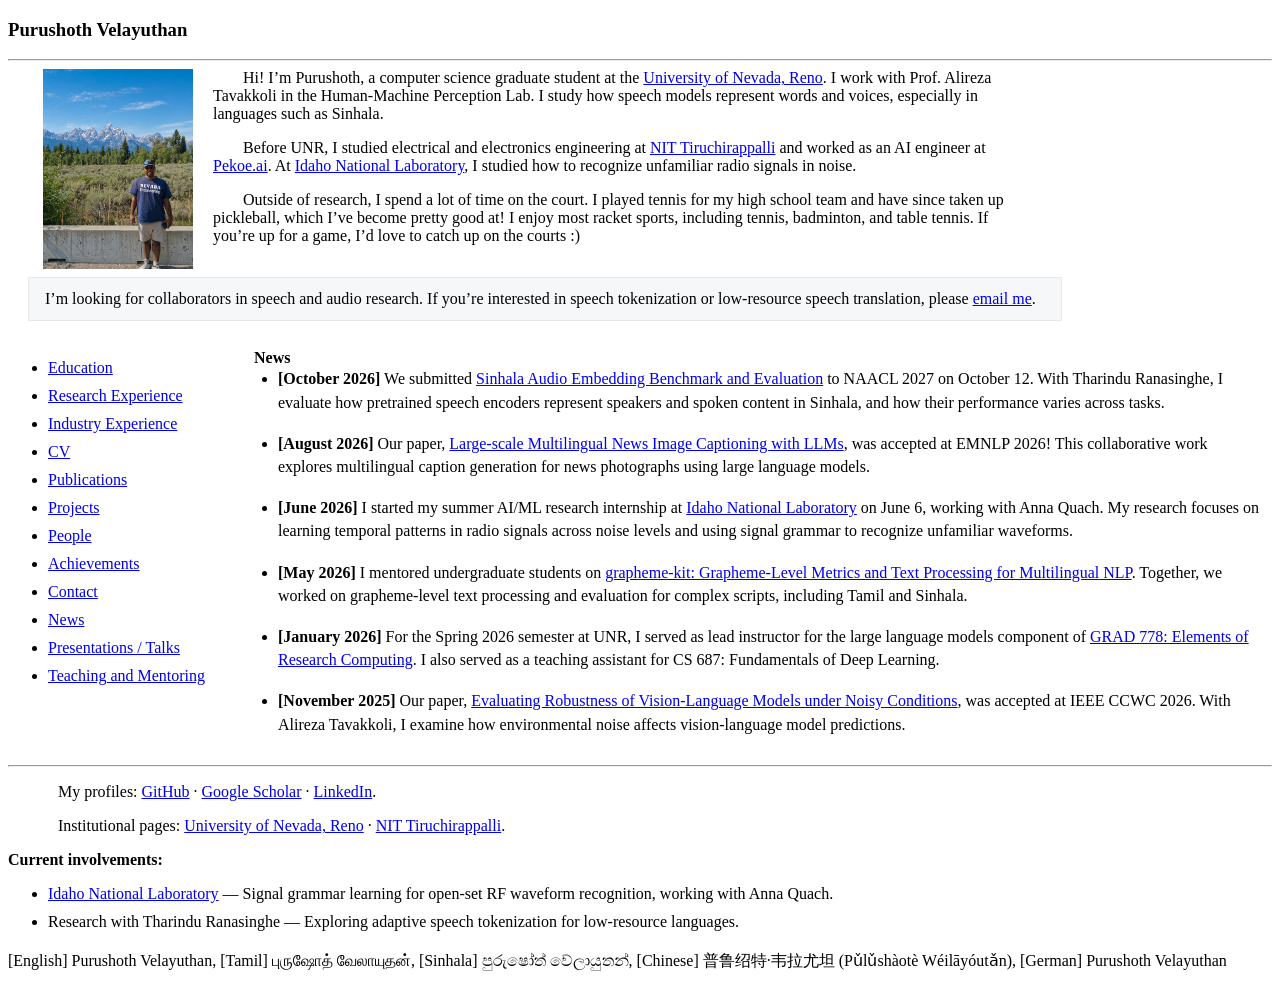
<file: index.html>
<!doctype html>
<html lang="en"><head><meta charset="utf-8"><meta name="viewport" content="width=device-width, initial-scale=1"><title>Purushoth Velayuthan</title><link rel="stylesheet" href="academic.css"><link rel="icon" href="assets/img/favicon.svg"></head><body><main><h3>Purushoth Velayuthan</h3><hr><div class="intro" id="about"><a href="assets/img/profile-teton.jpg"><img class="photo" src="assets/img/profile-teton.jpg" alt="Purushoth Velayuthan"></a><p>Hi! I’m Purushoth, a computer science graduate student at the <a href="https://www.unr.edu/">University of Nevada, Reno</a>. I work with Prof. Alireza Tavakkoli in the Human-Machine Perception Lab. I study how speech models represent words and voices, especially in languages such as Sinhala.</p><p>Before UNR, I studied electrical and electronics engineering at <a href="https://www.nitt.edu/">NIT Tiruchirappalli</a> and worked as an AI engineer at <a href="https://www.pekoe.ai/">Pekoe.ai</a>. At <a href="https://inl.gov/">Idaho National Laboratory</a>, I studied how to recognize unfamiliar radio signals in noise.</p><p>Outside of research, I spend a lot of time on the court. I played tennis for my high school team and have since taken up pickleball, which I’ve become pretty good at! I enjoy most racket sports, including tennis, badminton, and table tennis. If you’re up for a game, I’d love to catch up on the courts :)</p><p class="collaboration">I’m looking for collaborators in speech and audio research. If you’re interested in speech tokenization or low-resource speech translation, please <a href="mailto:vpurushoth97@gmail.com">email me</a>.</p></div>
<div class="columns"><nav aria-label="Site directory"><ul><li><a href="education.html">Education</a></li><li><a href="research.html">Research Experience</a></li><li><a href="industry.html">Industry Experience</a></li><li><a href="assets/cv.pdf">CV</a></li><li><a href="publications.html">Publications</a></li><li><a href="projects.html">Projects</a></li><li><a href="people.html">People</a></li><li><a href="achievements.html">Achievements</a></li><li><a href="contact.html">Contact</a></li><li><a href="#news">News</a></li><li><a href="talks.html">Presentations / Talks</a></li><li><a href="teaching.html">Teaching and Mentoring</a></li></ul></nav><section id="news" aria-labelledby="news-heading"><h4 id="news-heading">News</h4><div class="news-scroll" role="region" aria-label="Scrollable news" tabindex="0"><ul><li><time datetime="2026-10">[October 2026]</time> We submitted <a href="publications.html#sinaeb">Sinhala Audio Embedding Benchmark and Evaluation</a> to NAACL 2027 on October 12. With Tharindu Ranasinghe, I evaluate how pretrained speech encoders represent speakers and spoken content in Sinhala, and how their performance varies across tasks.</li><li><time datetime="2026-08">[August 2026]</time> Our paper, <a href="publications.html#captioning">Large-scale Multilingual News Image Captioning with LLMs</a>, was accepted at EMNLP 2026! This collaborative work explores multilingual caption generation for news photographs using large language models.</li><li><time datetime="2026-06">[June 2026]</time> I started my summer AI/ML research internship at <a href="https://inl.gov/">Idaho National Laboratory</a> on June 6, working with Anna Quach. My research focuses on learning temporal patterns in radio signals across noise levels and using signal grammar to recognize unfamiliar waveforms.</li><li><time datetime="2026-05">[May 2026]</time> I mentored undergraduate students on <a href="https://arxiv.org/pdf/2607.22456">grapheme-kit: Grapheme-Level Metrics and Text Processing for Multilingual NLP</a>. Together, we worked on grapheme-level text processing and evaluation for complex scripts, including Tamil and Sinhala.</li><li><time datetime="2026-01">[January 2026]</time> For the Spring 2026 semester at UNR, I served as lead instructor for the large language models component of <a href="teaching.html">GRAD 778: Elements of Research Computing</a>. I also served as a teaching assistant for CS 687: Fundamentals of Deep Learning.</li><li><time datetime="2025-11">[November 2025]</time> Our paper, <a href="https://arxiv.org/abs/2509.12492">Evaluating Robustness of Vision-Language Models under Noisy Conditions</a>, was accepted at IEEE CCWC 2026. With Alireza Tavakkoli, I examine how environmental noise affects vision-language model predictions.</li><li><time datetime="2025-10">[October 2025]</time> I received the <a href="achievements.html">Graduate Dean’s Merit Scholarship</a> at the University of Nevada, Reno for the 2025–2026 academic year, recognizing academic achievement and promise of productive scholarship.</li><li><time datetime="2025-09">[September 2025]</time> I began working on audio AI agents for UNR’s nursing school through the <a href="research.html">Human-Machine Perception Lab</a>. The project supports nursing and clinical assistance, including automated electronic health record documentation and nursing evaluations.</li></ul></div></section></div>
<hr><p>My profiles: <a href="https://github.com/vpurushoth18">GitHub</a> · <a href="https://scholar.google.com/citations?user=JB6h1gUAAAAJ&amp;hl=en">Google Scholar</a> · <a href="https://www.linkedin.com/in/purushoth-velayuthan-1437411a0/">LinkedIn</a>.</p><p>Institutional pages: <a href="https://www.unr.edu/">University of Nevada, Reno</a> · <a href="https://www.nitt.edu/">NIT Tiruchirappalli</a>.</p><b>Current involvements:</b><ul>
<li><a href="https://inl.gov/">Idaho National Laboratory</a> — Signal grammar learning for open-set RF waveform recognition, working with Anna Quach.</li>
<li>Research with Tharindu Ranasinghe — Exploring adaptive speech tokenization for low-resource languages.</li>
</ul>
<p class="name-languages"><span lang="en">[English] Purushoth Velayuthan</span>, <span lang="ta">[Tamil] புருஷோத் வேலாயுதன்</span>, <span lang="si">[Sinhala] පුරුෂෝත් වේලායුතන්</span>, <span lang="zh">[Chinese] 普鲁绍特·韦拉尤坦</span> <span lang="zh-Latn">(Pǔlǔshàotè Wéilāyóutǎn)</span>, <span lang="de">[German] Purushoth Velayuthan</span></p>
</main></body></html>
</file>
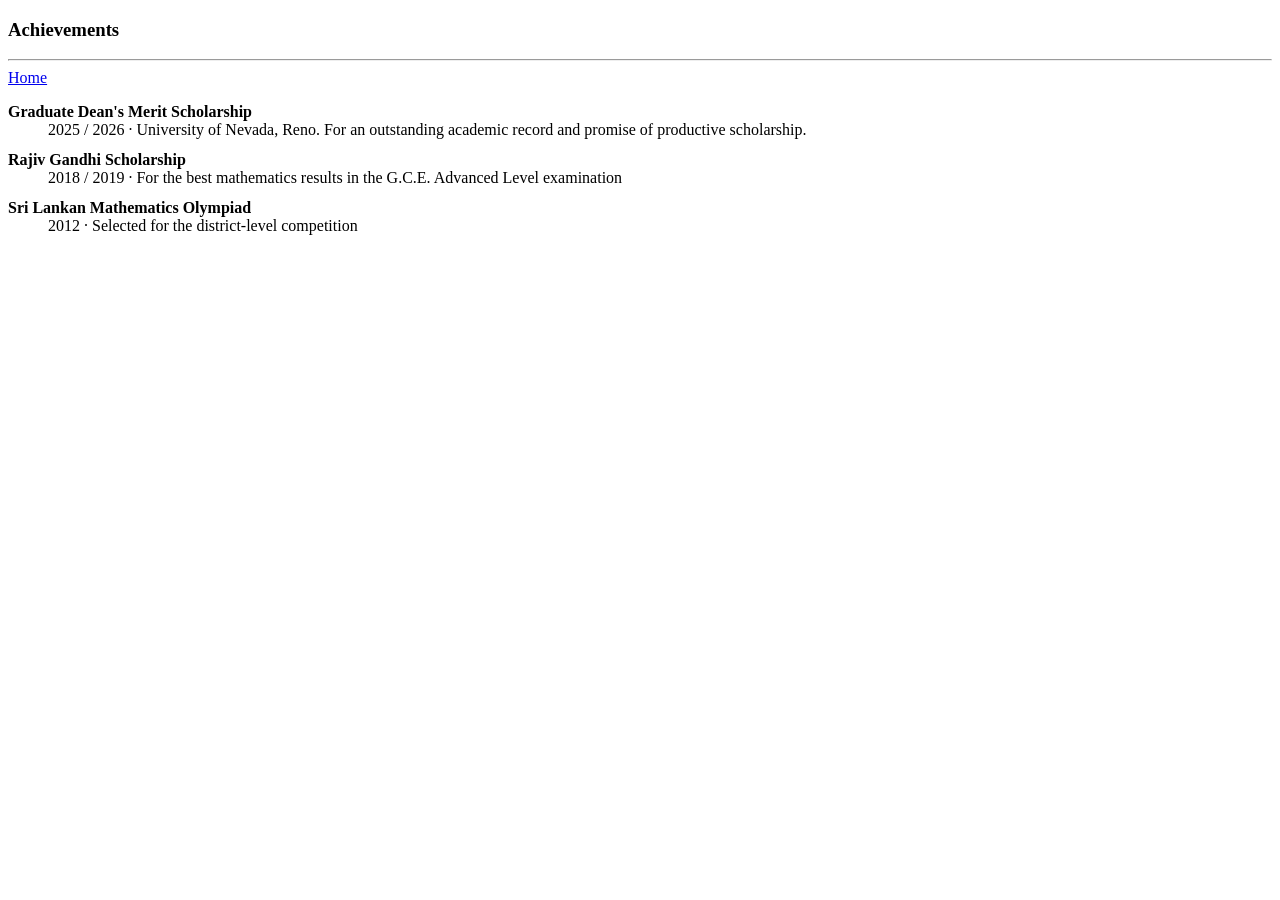
<file: achievements.html>
<!doctype html>
<html lang="en"><head><meta charset="utf-8"><meta name="viewport" content="width=device-width, initial-scale=1"><title>Achievements | Purushoth Velayuthan</title><link rel="stylesheet" href="academic.css"><link rel="icon" href="assets/img/favicon.svg"></head><body><main><h3>Achievements</h3><hr><a href="index.html">Home</a><dl class="details"><dt>Graduate Dean&#x27;s Merit Scholarship</dt><dd>2025 / 2026 · University of Nevada, Reno. For an outstanding academic record and promise of productive scholarship.</dd><dt>Rajiv Gandhi Scholarship</dt><dd>2018 / 2019 · For the best mathematics results in the G.C.E. Advanced Level examination</dd><dt>Sri Lankan Mathematics Olympiad</dt><dd>2012 · Selected for the district-level competition</dd></dl></main></body></html>
</file>
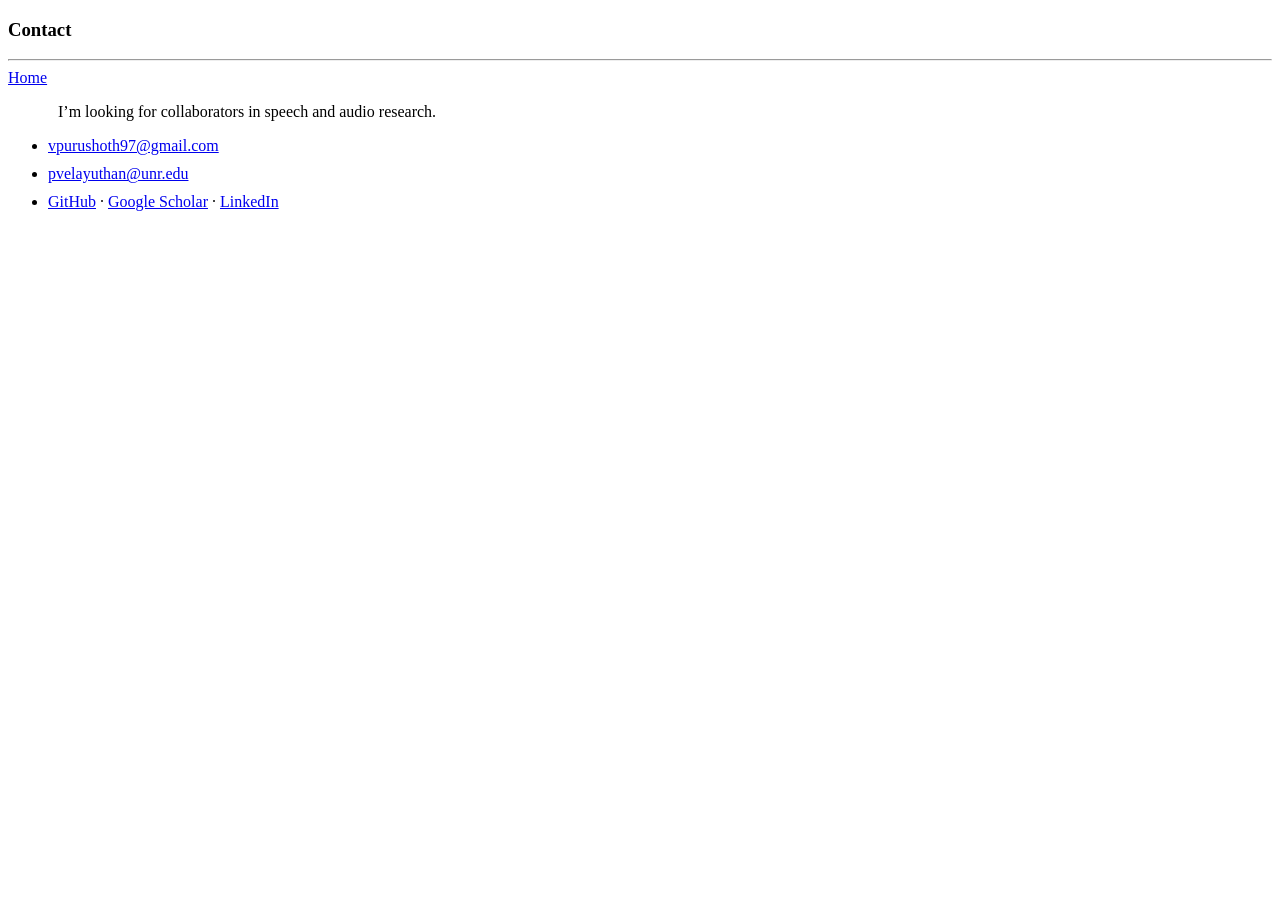
<file: contact.html>
<!doctype html>
<html lang="en"><head><meta charset="utf-8"><meta name="viewport" content="width=device-width, initial-scale=1"><title>Contact | Purushoth Velayuthan</title><link rel="stylesheet" href="academic.css"><link rel="icon" href="assets/img/favicon.svg"></head><body><main><h3>Contact</h3><hr><a href="index.html">Home</a><p>I’m looking for collaborators in speech and audio research.</p><ul><li><a href="mailto:vpurushoth97@gmail.com">vpurushoth97@gmail.com</a></li><li><a href="mailto:pvelayuthan@unr.edu">pvelayuthan@unr.edu</a></li><li><a href="https://github.com/vpurushoth18">GitHub</a> · <a href="https://scholar.google.com/citations?user=JB6h1gUAAAAJ&amp;hl=en">Google Scholar</a> · <a href="https://www.linkedin.com/in/purushoth-velayuthan-1437411a0/">LinkedIn</a></li></ul></main></body></html>
</file>
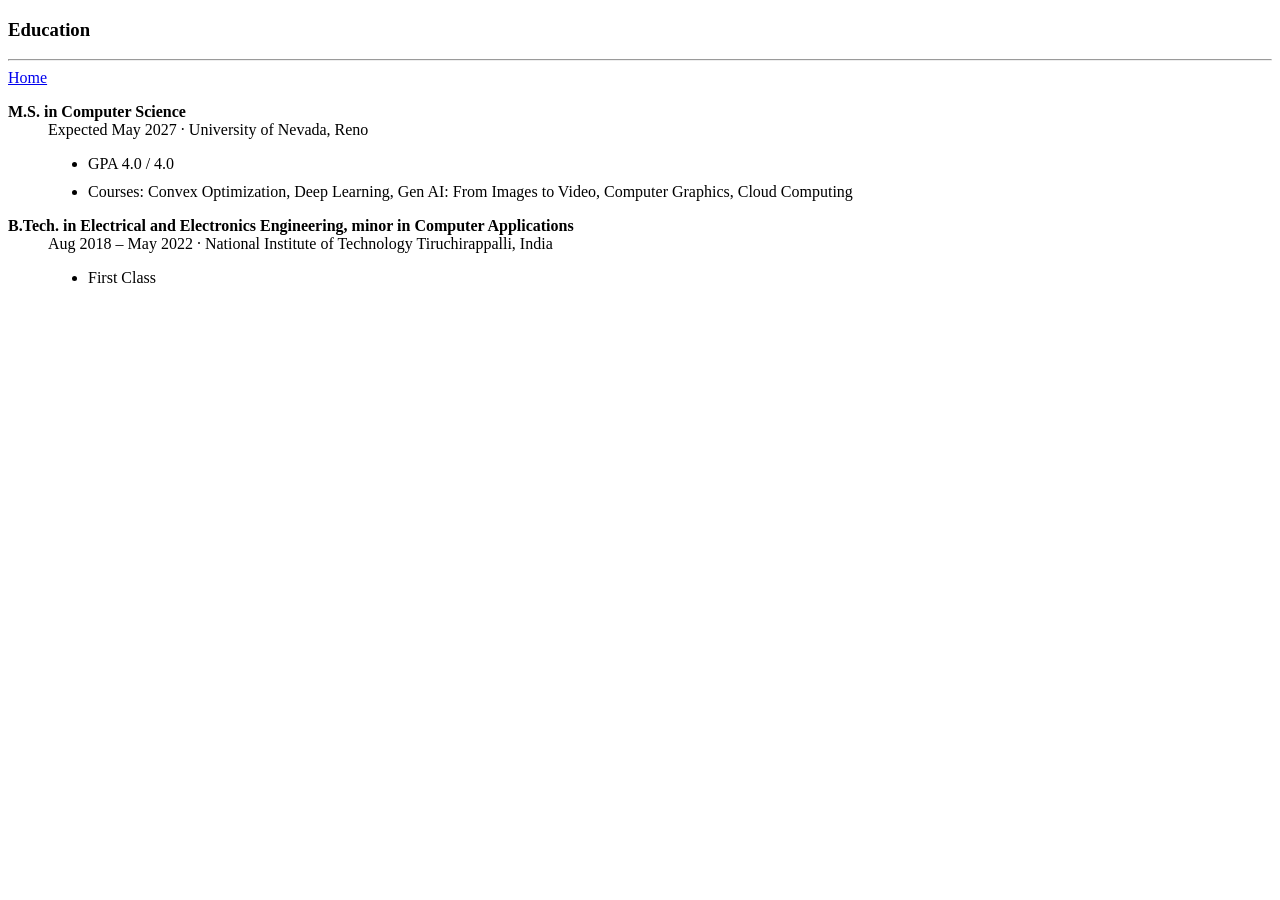
<file: education.html>
<!doctype html>
<html lang="en"><head><meta charset="utf-8"><meta name="viewport" content="width=device-width, initial-scale=1"><title>Education | Purushoth Velayuthan</title><link rel="stylesheet" href="academic.css"><link rel="icon" href="assets/img/favicon.svg"></head><body><main><h3>Education</h3><hr><a href="index.html">Home</a><dl class="details"><dt>M.S. in Computer Science</dt><dd>Expected May 2027 · University of Nevada, Reno<ul><li>GPA 4.0 / 4.0</li><li>Courses: Convex Optimization, Deep Learning, Gen AI: From Images to Video, Computer Graphics, Cloud Computing</li></ul></dd><dt>B.Tech. in Electrical and Electronics Engineering, minor in Computer Applications</dt><dd>Aug 2018 – May 2022 · National Institute of Technology Tiruchirappalli, India<ul><li>First Class</li></ul></dd></dl></main></body></html>
</file>
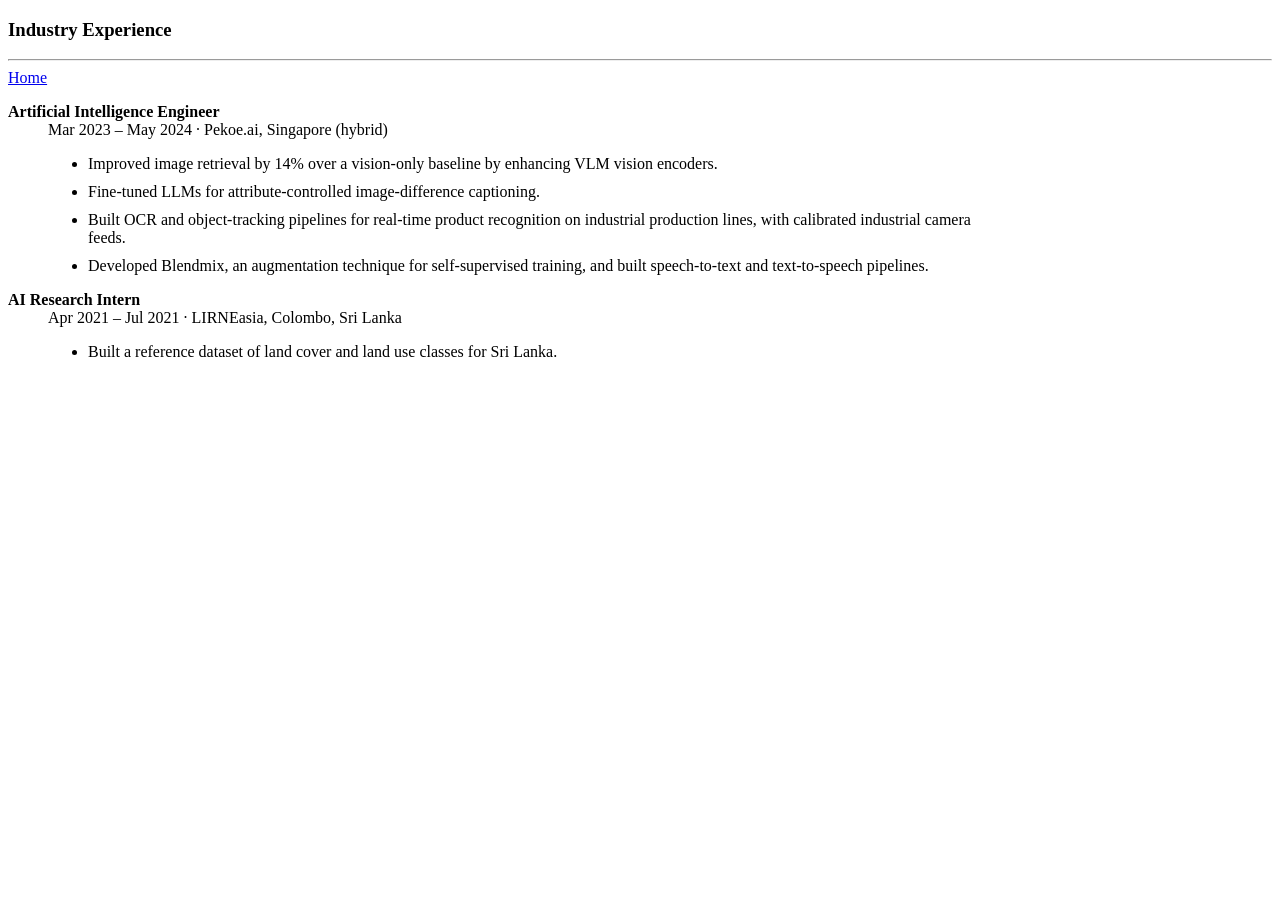
<file: industry.html>
<!doctype html>
<html lang="en"><head><meta charset="utf-8"><meta name="viewport" content="width=device-width, initial-scale=1"><title>Industry Experience | Purushoth Velayuthan</title><link rel="stylesheet" href="academic.css"><link rel="icon" href="assets/img/favicon.svg"></head><body><main><h3>Industry Experience</h3><hr><a href="index.html">Home</a><dl class="details"><dt>Artificial Intelligence Engineer</dt><dd>Mar 2023 – May 2024 · Pekoe.ai, Singapore (hybrid)<ul><li>Improved image retrieval by 14% over a vision-only baseline by enhancing VLM vision encoders.</li><li>Fine-tuned LLMs for attribute-controlled image-difference captioning.</li><li>Built OCR and object-tracking pipelines for real-time product recognition on industrial production lines, with calibrated industrial camera feeds.</li><li>Developed Blendmix, an augmentation technique for self-supervised training, and built speech-to-text and text-to-speech pipelines.</li></ul></dd><dt>AI Research Intern</dt><dd>Apr 2021 – Jul 2021 · LIRNEasia, Colombo, Sri Lanka<ul><li>Built a reference dataset of land cover and land use classes for Sri Lanka.</li></ul></dd></dl></main></body></html>
</file>
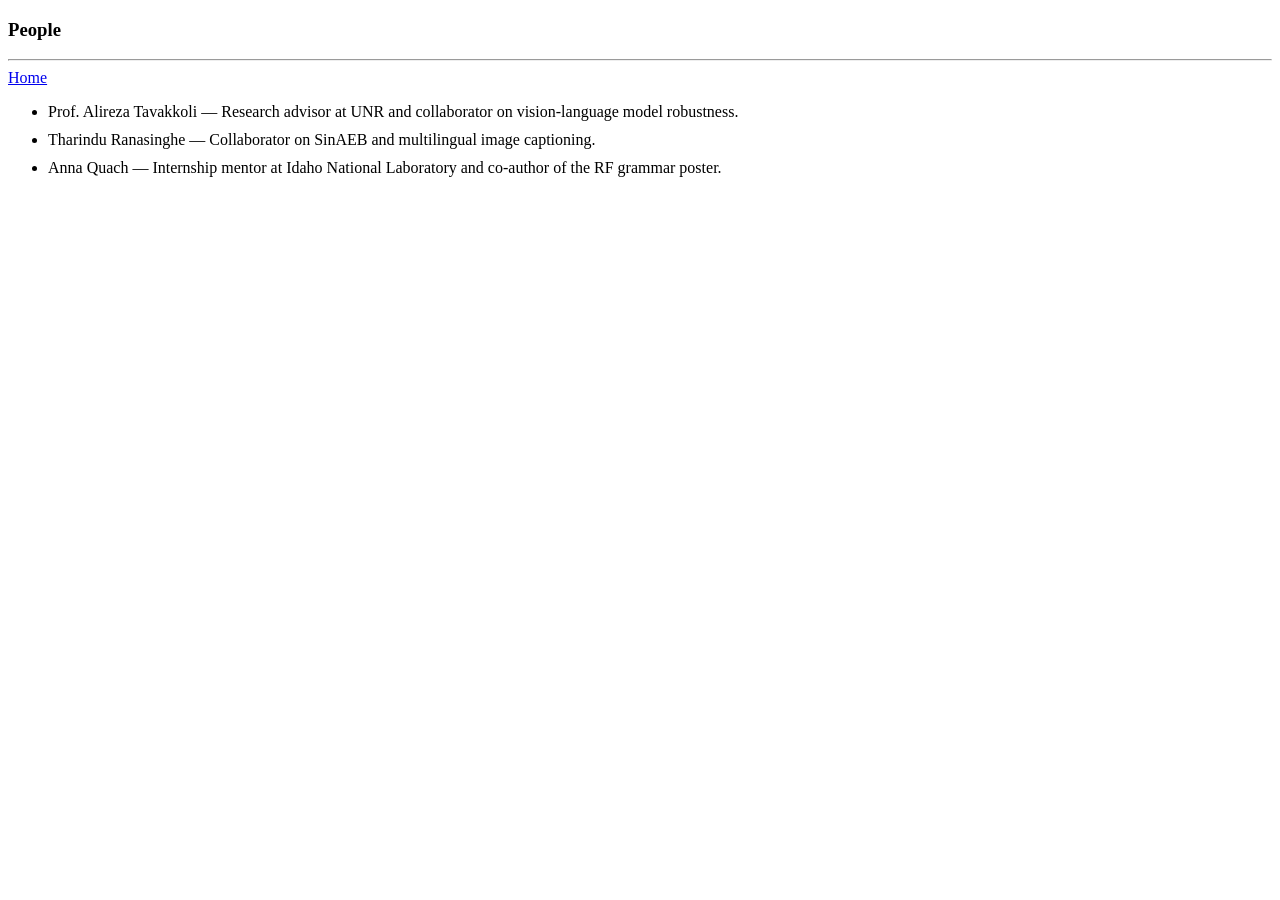
<file: people.html>
<!doctype html>
<html lang="en"><head><meta charset="utf-8"><meta name="viewport" content="width=device-width, initial-scale=1"><title>People | Purushoth Velayuthan</title><link rel="stylesheet" href="academic.css"><link rel="icon" href="assets/img/favicon.svg"></head><body><main><h3>People</h3><hr><a href="index.html">Home</a><ul><li>Prof. Alireza Tavakkoli — Research advisor at UNR and collaborator on vision-language model robustness.</li><li>Tharindu Ranasinghe — Collaborator on SinAEB and multilingual image captioning.</li><li>Anna Quach — Internship mentor at Idaho National Laboratory and co-author of the RF grammar poster.</li></ul></main></body></html>
</file>
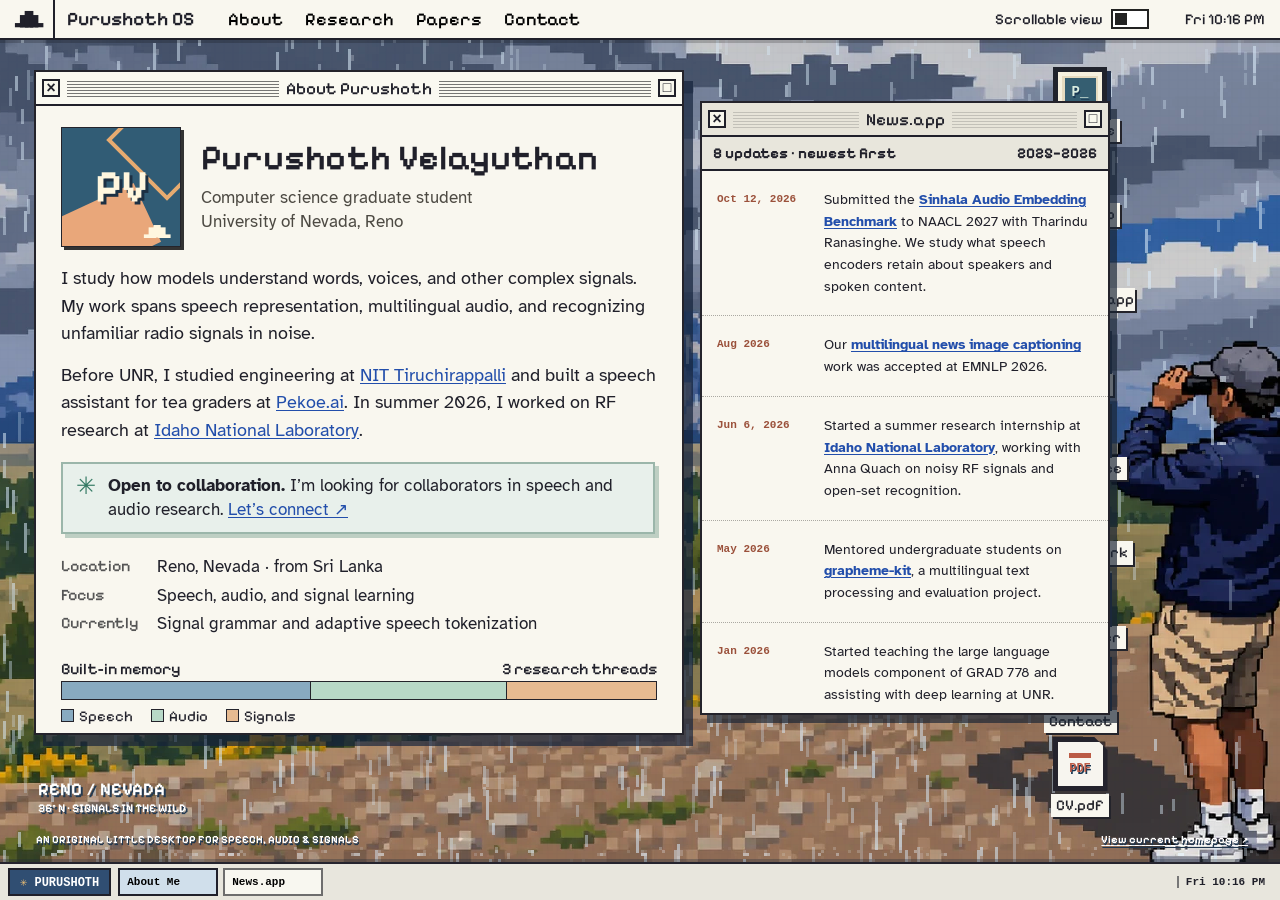
<file: pixel-preview.html>
<!doctype html>
<html lang="en">
<head>
  <meta charset="utf-8">
  <meta name="viewport" content="width=device-width, initial-scale=1">
  <meta name="theme-color" content="#39547c">
  <meta name="description" content="Purushoth Velayuthan — speech, audio, and signal research, on a little retro desktop.">
  <title>Purushoth OS — Purushoth Velayuthan</title>
  <link rel="icon" href="assets/img/favicon.svg">
  <link rel="preconnect" href="https://fonts.googleapis.com">
  <link rel="preconnect" href="https://fonts.gstatic.com" crossorigin>
  <link rel="stylesheet" href="https://fonts.googleapis.com/css2?family=Atkinson+Hyperlegible:ital,wght@0,400;0,700;1,400&amp;family=Pixelify+Sans:wght@400..700&amp;family=VT323&amp;display=swap">
  <link rel="stylesheet" href="pixel-preview.css?v=pixel-rain-1">
  <script defer src="pixel-preview.js?v=retro-disc-1"></script>
  <script defer src="pixel-rain.js?v=2"></script>
</head>
<body>
  <a class="skip" href="#desktop">Skip to desktop</a>
  <header class="menubar">
    <div class="os-name"><span class="tiny-wave" aria-hidden="true">▂▆█▆▂</span><span>Purushoth OS</span></div>
    <nav aria-label="Desktop menu"><button type="button" data-open="about">About</button><button type="button" data-open="research">Research</button><button type="button" data-open="papers">Papers</button><button type="button" data-open="contact">Contact</button></nav>
    <div class="bar-right"><label class="mode-label">Scrollable view <input type="checkbox" id="view-mode" role="switch"><span class="switch-ui" aria-hidden="true"></span></label><span class="clock" id="clock">2026</span></div>
  </header>
  <main id="desktop" class="desktop">
    <div class="wallpaper" aria-hidden="true"><div class="sun"></div><div class="cloud cloud-one"></div><div class="cloud cloud-two"></div><div class="far-range"></div><div class="near-range"></div><div class="plain"></div><div class="grass grass-one"></div><div class="grass grass-two"></div></div>
    <canvas id="pixel-rain" class="pixel-rain" aria-hidden="true"></canvas>
    <div class="desk-label" aria-hidden="true"><strong>RENO / NEVADA</strong><span>36° N · SIGNALS IN THE WILD</span></div>
    <section class="icons" aria-label="Desktop icons">
      <button class="desk-icon" data-open="about" type="button"><span class="icon-art computer" aria-hidden="true"><span class="screen-face">P_</span></span><span class="icon-caption">About Me</span></button>
      <button class="desk-icon" data-open="news" type="button"><span class="icon-art file-icon" aria-hidden="true"><span class="file-lines">▰<br>━━<br>━━</span></span><span class="icon-caption">News.app</span></button>
      <button class="desk-icon" data-open="research" type="button"><span class="icon-art file-icon blue-file" aria-hidden="true"><span class="pixel-wave">▂▆█▃▇▂</span></span><span class="icon-caption">Research.app</span></button>
      <button class="desk-icon" data-open="papers" type="button"><span class="icon-art folder-icon" aria-hidden="true"><span>✦</span></span><span class="icon-caption">Papers</span></button>
      <button class="desk-icon" data-open="experience" type="button"><span class="icon-art disk-icon" aria-hidden="true"><span>INL<br>◆</span></span><span class="icon-caption">Experience</span></button>
      <button class="desk-icon" data-open="beyond" type="button"><span class="icon-art racket-icon" aria-hidden="true"><span>◉</span></span><span class="icon-caption">Beyond Work</span></button>
      <button class="desk-icon" data-open="player" type="button"><span class="icon-art cd-icon" aria-hidden="true"><span class="cd-disc"></span></span><span class="icon-caption">Disc Player</span></button>
      <button class="desk-icon" data-open="contact" type="button"><span class="icon-art mail-icon" aria-hidden="true"><span>✉</span></span><span class="icon-caption">Contact</span></button>
      <a class="desk-icon" href="assets/cv.pdf"><span class="icon-art pdf-icon" aria-hidden="true"><span>PDF</span></span><span class="icon-caption">CV.pdf</span></a>
    </section>
    <aside class="sticky-note"><span class="pin" aria-hidden="true"></span><strong>Hello, I’m Purushoth.</strong><p>I study speech, audio, and signals. Open an icon to look around.</p><small>TIP: drag the title bars to move windows.</small></aside>
    <section class="windows" aria-label="Open windows">
      <article class="window about-window active" id="win-about" data-window="about" aria-labelledby="title-about" style="--x:34px;--y:30px;--w:650px;--h:665px;--z:3">
        <header class="titlebar"><button class="window-close" aria-label="Close About Me" type="button">×</button><span class="title-rule"></span><h2 id="title-about">About Purushoth</h2><span class="title-rule"></span><button class="window-zoom" aria-label="Maximize About Me" type="button">□</button></header>
        <div class="window-body about-body">
          <div class="about-heading"><div class="avatar" aria-hidden="true"><span>PV</span><i>▂▆█▆▂</i></div><div><h1>Purushoth Velayuthan</h1><p class="subtitle">Computer science graduate student<br>University of Nevada, Reno</p></div></div>
          <p>I study how models understand words, voices, and other complex signals. My work spans speech representation, multilingual audio, and recognizing unfamiliar radio signals in noise.</p>
          <p>Before UNR, I studied engineering at <a href="https://www.nitt.edu/">NIT Tiruchirappalli</a> and built a speech assistant for tea graders at <a href="https://www.pekoe.ai/">Pekoe.ai</a>. In summer 2026, I worked on RF research at <a href="https://inl.gov/">Idaho National Laboratory</a>.</p>
          <div class="callout"><span class="callout-star" aria-hidden="true">✳</span><p><strong>Open to collaboration.</strong> I’m looking for collaborators in speech and audio research. <a href="mailto:vpurushoth97@gmail.com">Let’s connect ↗</a></p></div>
          <dl class="system-info"><dt>Location</dt><dd>Reno, Nevada · from Sri Lanka</dd><dt>Focus</dt><dd>Speech, audio, and signal learning</dd><dt>Currently</dt><dd>Signal grammar and adaptive speech tokenization</dd></dl>
          <figure class="about-memory"><figcaption><span>Built-in memory</span><span>3 research threads</span></figcaption><div class="memory-bar" aria-hidden="true"><span></span><span></span><span></span></div><div class="memory-key"><span><i></i>Speech</span><span><i></i>Audio</span><span><i></i>Signals</span></div></figure>
          <p class="about-affiliations-label">Where I’ve studied and worked</p><div class="about-affiliations"><span>UNR</span><span>INL</span><span>NIT Trichy</span><span>Pekoe.ai</span></div>
          <div class="link-row"><a href="https://scholar.google.com/citations?user=JB6h1gUAAAAJ&amp;hl=en">Google Scholar ↗</a><a href="https://github.com/vpurushoth18">GitHub ↗</a><a href="https://www.linkedin.com/in/purushoth-velayuthan-1437411a0/">LinkedIn ↗</a><a href="assets/cv.pdf">CV ↗</a></div>
          <p class="about-email">Email <a href="mailto:vpurushoth97@gmail.com">vpurushoth97@gmail.com</a></p>
          <p class="name-languages">[English] Purushoth Velayuthan · [Tamil] புருஷோத் வேலாயுதன் · [Sinhala] පුරුෂෝත් වේලායුතන් · [Chinese] 普鲁绍特·韦拉尤坦 · [German] Purushoth Velayuthan</p>
        </div>
      </article>
      <article class="window news-window" id="win-news" data-window="news" aria-labelledby="title-news" style="--x:700px;--y:61px;--w:410px;--h:614px;--z:2">
        <header class="titlebar"><button class="window-close" aria-label="Close News" type="button">×</button><span class="title-rule"></span><h2 id="title-news">News.app</h2><span class="title-rule"></span><button class="window-zoom" aria-label="Maximize News" type="button">□</button></header>
        <div class="window-body news-body"><div class="window-toolbar"><span>8 updates · newest first</span><span>2025—2026</span></div><ol class="news-list">
          <li><time datetime="2026-10-12">Oct 12, 2026</time><div>Submitted the <a href="publications.html#sinaeb">Sinhala Audio Embedding Benchmark</a> to NAACL 2027 with Tharindu Ranasinghe. We study what speech encoders retain about speakers and spoken content.</div></li>
          <li><time datetime="2026-08">Aug 2026</time><div>Our <a href="publications.html#captioning">multilingual news image captioning</a> work was accepted at EMNLP 2026.</div></li>
          <li><time datetime="2026-06-06">Jun 6, 2026</time><div>Started a summer research internship at <a href="https://inl.gov/">Idaho National Laboratory</a>, working with Anna Quach on noisy RF signals and open-set recognition.</div></li>
          <li><time datetime="2026-05">May 2026</time><div>Mentored undergraduate students on <a href="https://arxiv.org/pdf/2607.22456">grapheme-kit</a>, a multilingual text processing and evaluation project.</div></li>
          <li><time datetime="2026-01">Jan 2026</time><div>Started teaching the large language models component of GRAD 778 and assisting with deep learning at UNR.</div></li>
          <li><time datetime="2025-11">Nov 2025</time><div>Our work on vision-language model robustness under noisy conditions was accepted at IEEE CCWC 2026.</div></li>
          <li><time datetime="2025-10">Oct 2025</time><div>Received UNR’s Graduate Dean’s Merit Scholarship for the 2025–2026 academic year.</div></li>
          <li><time datetime="2025-09">Sep 2025</time><div>Began building audio AI agents for UNR’s nursing school through the Human-Machine Perception Lab.</div></li>
        </ol></div>
      </article>
      <article class="window hidden" id="win-research" data-window="research" aria-labelledby="title-research" style="--x:170px;--y:80px;--w:625px;--h:585px;--z:1">
        <header class="titlebar"><button class="window-close" aria-label="Close Research" type="button">×</button><span class="title-rule"></span><h2 id="title-research">Research.app</h2><span class="title-rule"></span><button class="window-zoom" aria-label="Maximize Research" type="button">□</button></header>
        <div class="window-body"><div class="window-toolbar"><span>Current questions</span><span>3 active threads</span></div><div class="research-list">
          <section><div class="research-symbol">▂▆█▃▇</div><div><small>01 / SPEECH</small><h3>What do speech models encode?</h3><p>With Tharindu Ranasinghe, I’m building a Sinhala audio embedding benchmark to study speaker and content information across pretrained encoders.</p><a href="publications.html#sinaeb">SinAEB details ↗</a></div></section>
          <section><div class="research-symbol orange">{~}</div><div><small>02 / SIGNALS</small><h3>Can a model recognize an unfamiliar waveform?</h3><p>At INL, I worked on stable RF tokenization and signal grammar for open-set recognition under noise.</p><a href="research.html">Research experience ↗</a></div></section>
          <section><div class="research-symbol purple">▣</div><div><small>03 / MULTIMODAL</small><h3>How can language reflect visual evidence?</h3><p>Our EMNLP 2026 work explores multilingual news image captioning with spatial and holistic reasoning.</p><a href="publications.html#captioning">Publication ↗</a></div></section>
        </div></div>
      </article>
      <article class="window hidden" id="win-papers" data-window="papers" aria-labelledby="title-papers" style="--x:270px;--y:58px;--w:560px;--h:530px;--z:1">
        <header class="titlebar"><button class="window-close" aria-label="Close Papers" type="button">×</button><span class="title-rule"></span><h2 id="title-papers">Papers</h2><span class="title-rule"></span><button class="window-zoom" aria-label="Maximize Papers" type="button">□</button></header>
        <div class="window-body"><div class="window-toolbar"><span>Selected publications</span><span>READ ME</span></div><ul class="paper-list"><li><span class="paper-badge">2026</span><div><strong>Large-scale Multilingual News Image Captioning with LLMs</strong><p>EMNLP 2026</p><a href="https://aclanthology.org/2026.emnlp-main.1209.pdf">Paper ↗</a></div></li><li><span class="paper-badge">2026</span><div><strong>Evaluating Robustness of Vision-Language Models under Noisy Conditions</strong><p>IEEE CCWC 2026</p><a href="https://arxiv.org/abs/2509.12492">arXiv ↗</a></div></li><li><span class="paper-badge pale">2027</span><div><strong>Sinhala Audio Embedding Benchmark and Evaluation</strong><p>Submitted to NAACL 2027</p><a href="publications.html#sinaeb">Details ↗</a></div></li><li><span class="paper-badge pale">2026</span><div><strong>From Complex Numbers to RF Grammar</strong><p>INL research poster</p><a href="https://drive.google.com/file/d/1vLC2e4KZHPEGebHOYFsHe8tTG7z03xKv/view?usp=sharing">Poster ↗</a></div></li></ul><p class="window-end"><a href="publications.html">All publications and posters ↗</a></p></div>
      </article>
      <article class="window hidden" id="win-experience" data-window="experience" aria-labelledby="title-experience" style="--x:230px;--y:84px;--w:570px;--h:490px;--z:1">
        <header class="titlebar"><button class="window-close" aria-label="Close Experience" type="button">×</button><span class="title-rule"></span><h2 id="title-experience">Experience</h2><span class="title-rule"></span><button class="window-zoom" aria-label="Maximize Experience" type="button">□</button></header>
        <div class="window-body"><div class="window-toolbar"><span>Where I’ve worked</span><span>2021—NOW</span></div><div class="experience-list"><section><small>SUMMER 2026 / RESEARCH</small><h3>Idaho National Laboratory</h3><p>AI/ML research intern · Learning temporal structure and grammar in noisy RF signals.</p></section><section><small>2025—NOW / RESEARCH</small><h3>University of Nevada, Reno</h3><p>Graduate research assistant · Audio AI agents and multimodal systems.</p></section><section><small>2023—2024 / INDUSTRY</small><h3>Pekoe.ai</h3><p>AI engineer · Speech assistant for tea graders, vision-language systems, and industrial AI.</p></section><section><small>2021 / INDUSTRY</small><h3>LIRNEasia</h3><p>AI research intern · Sri Lankan land cover data.</p></section></div><p class="window-end"><a href="research.html">Research experience ↗</a> · <a href="industry.html">Industry experience ↗</a></p></div>
      </article>
      <article class="window hidden" id="win-beyond" data-window="beyond" aria-labelledby="title-beyond" style="--x:345px;--y:125px;--w:480px;--h:405px;--z:1">
        <header class="titlebar"><button class="window-close" aria-label="Close Beyond Work" type="button">×</button><span class="title-rule"></span><h2 id="title-beyond">Beyond Work</h2><span class="title-rule"></span><button class="window-zoom" aria-label="Maximize Beyond Work" type="button">□</button></header>
        <div class="window-body beyond-body"><div class="pixel-court" aria-hidden="true"><span class="net"></span><span class="court-ball"></span><span class="paddle-head"></span><span class="paddle-handle"></span></div><h3>See you on the court?</h3><p>I played tennis for my high school team and now play a lot of pickleball. I’m up for tennis, badminton, table tennis, or any racket game.</p><p>If you’re interested, <a href="mailto:vpurushoth97@gmail.com?subject=See%20you%20on%20the%20court">let’s play ↗</a></p></div>
      </article>
      <article class="window hidden" id="win-player" data-window="player" aria-labelledby="title-player" style="--x:370px;--y:155px;--w:410px;--h:430px;--z:1">
        <header class="titlebar"><button class="window-close" aria-label="Close Disc Player" type="button">×</button><span class="title-rule"></span><h2 id="title-player">Disc Player</h2><span class="title-rule"></span><button class="window-zoom" aria-label="Maximize Disc Player" type="button">□</button></header>
        <div class="window-body player-body">
          <div class="player-face"><div class="player-display"><span>◉ PURUSHOTH AUDIO SYSTEM</span><strong id="player-title">Reno Dusk</strong><small id="player-status" role="status">READY · SELECT A TRACK</small><span class="player-meter"><i id="player-progress"></i></span></div><div class="disc-platter"><div class="disc" id="player-disc"><span class="disc-label">PV<br>01</span></div></div></div>
          <div class="player-controls"><button type="button" id="player-prev" aria-label="Previous track">◀◀</button><button type="button" id="player-play" aria-label="Play">▶ PLAY</button><button type="button" id="player-next" aria-label="Next track">▶▶</button><button type="button" id="player-stop" aria-label="Stop">■</button></div>
          <div class="player-volume"><label for="player-volume">VOLUME</label><input id="player-volume" type="range" min="0" max="100" value="35" aria-label="Player volume"><span>♪</span></div>
          <div class="track-list" role="group" aria-label="Choose a track"><button type="button" class="selected" data-track="0"><span>01</span> Reno Dusk <small>CHIP LOOP</small></button><button type="button" data-track="1"><span>02</span> Signal Drift <small>CHIP LOOP</small></button><button type="button" data-track="2"><span>03</span> Court Break <small>CHIP LOOP</small></button></div>
          <p class="player-note">Original little synthesizer loops. Sound starts only when you press play.</p>
        </div>
      </article>
      <article class="window hidden" id="win-contact" data-window="contact" aria-labelledby="title-contact" style="--x:340px;--y:130px;--w:480px;--h:370px;--z:1">
        <header class="titlebar"><button class="window-close" aria-label="Close Contact" type="button">×</button><span class="title-rule"></span><h2 id="title-contact">Contact</h2><span class="title-rule"></span><button class="window-zoom" aria-label="Maximize Contact" type="button">□</button></header>
        <div class="window-body contact-body"><div class="envelope" aria-hidden="true">✉</div><h3>Let’s make something together.</h3><p>I’d love to hear about speech and audio research ideas, collaborations, or a game of pickleball.</p><a class="big-email" href="mailto:vpurushoth97@gmail.com">vpurushoth97@gmail.com ↗</a><div class="link-row"><a href="https://scholar.google.com/citations?user=JB6h1gUAAAAJ&amp;hl=en">Scholar ↗</a><a href="https://github.com/vpurushoth18">GitHub ↗</a><a href="https://www.linkedin.com/in/purushoth-velayuthan-1437411a0/">LinkedIn ↗</a></div></div>
      </article>
    </section>
    <div class="desktop-footer"><span>AN ORIGINAL LITTLE DESKTOP FOR SPEECH, AUDIO &amp; SIGNALS</span><a href="index.html">View current homepage ↗</a></div>
  </main>
  <footer class="taskbar"><button class="start-button" type="button" data-open="about"><span aria-hidden="true">✳</span> PURUSHOTH</button><div class="task-items" id="task-items" aria-label="Open windows"></div><span class="task-clock" id="task-clock">2026</span></footer>
</body>
</html>
</file>
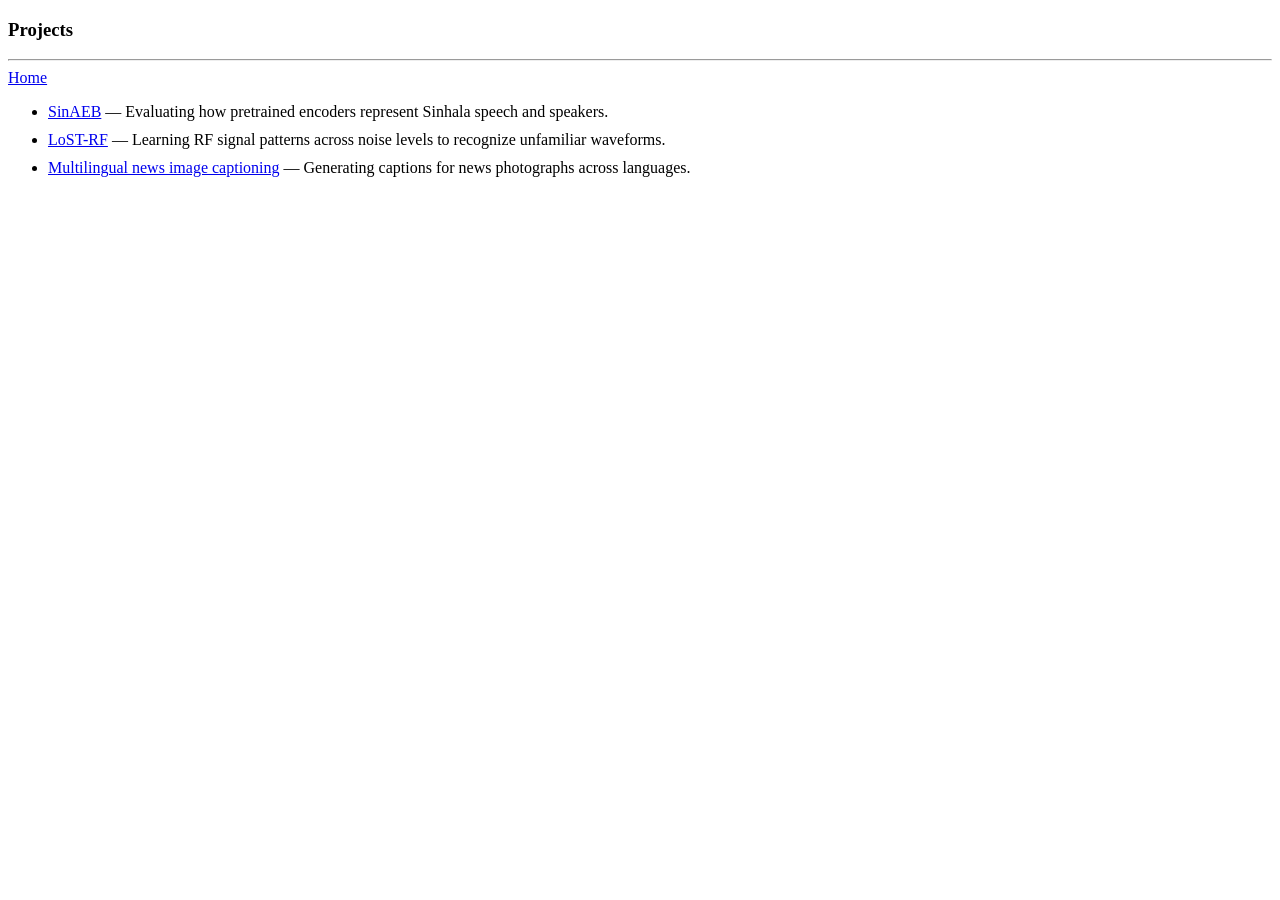
<file: projects.html>
<!doctype html>
<html lang="en"><head><meta charset="utf-8"><meta name="viewport" content="width=device-width, initial-scale=1"><title>Projects | Purushoth Velayuthan</title><link rel="stylesheet" href="academic.css"><link rel="icon" href="assets/img/favicon.svg"></head><body><main><h3>Projects</h3><hr><a href="index.html">Home</a><ul><li><a href="publications.html#sinaeb">SinAEB</a> — Evaluating how pretrained encoders represent Sinhala speech and speakers.</li><li><a href="https://drive.google.com/file/d/1vLC2e4KZHPEGebHOYFsHe8tTG7z03xKv/view?usp=sharing">LoST-RF</a> — Learning RF signal patterns across noise levels to recognize unfamiliar waveforms.</li><li><a href="publications.html#captioning">Multilingual news image captioning</a> — Generating captions for news photographs across languages.</li></ul></main></body></html>
</file>
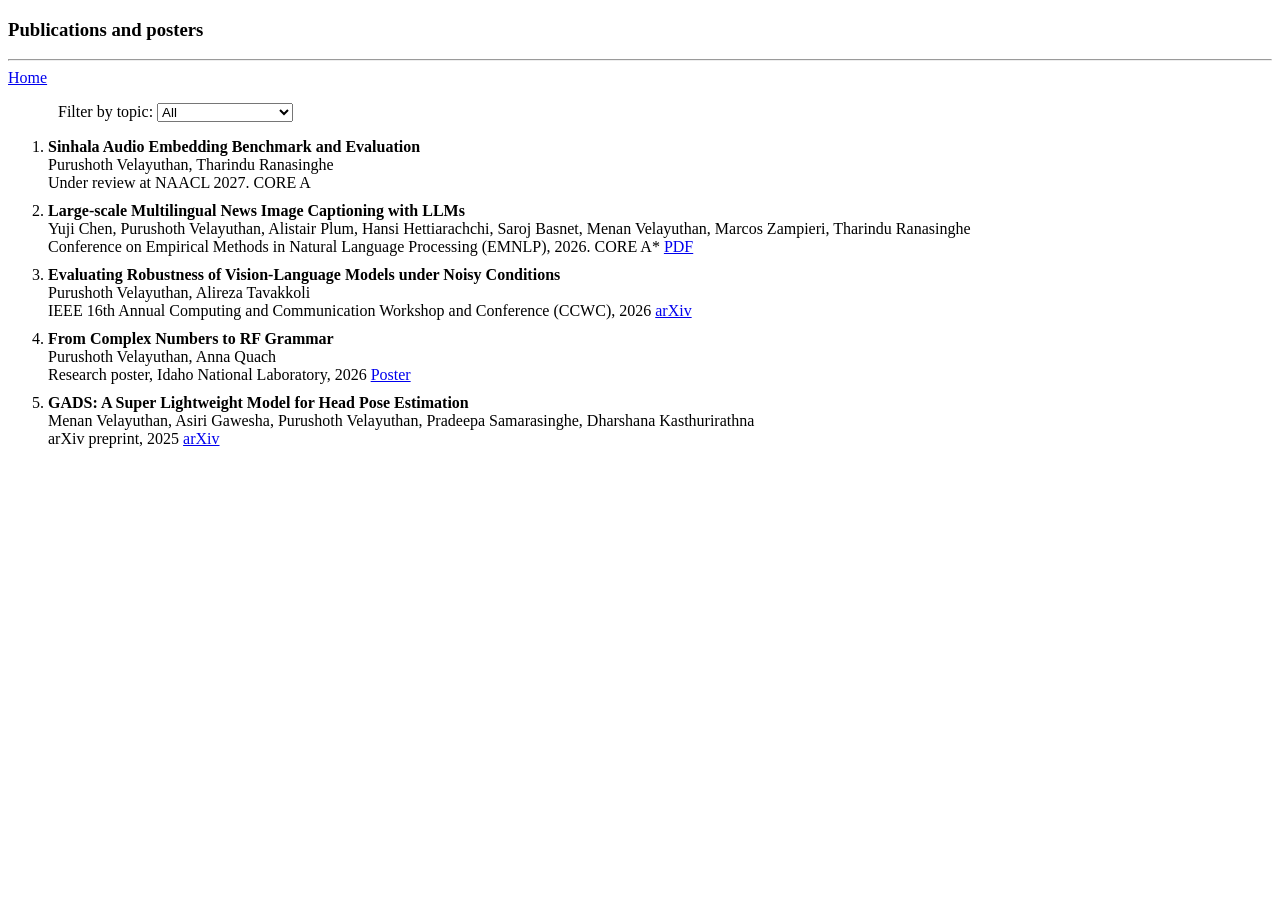
<file: publications.html>
<!doctype html>
<html lang="en"><head><meta charset="utf-8"><meta name="viewport" content="width=device-width, initial-scale=1"><title>Publications and posters | Purushoth Velayuthan</title><link rel="stylesheet" href="academic.css"><link rel="icon" href="assets/img/favicon.svg"></head><body><main><h3>Publications and posters</h3><hr><a href="index.html">Home</a><p>Filter by topic: <select aria-label="Filter publications" onchange="document.querySelectorAll('[data-tags]').forEach(p=>p.hidden=this.value!=='all' &amp;&amp; !p.dataset.tags.split(',').includes(this.value))"><option value="all">All</option><option value="audio">Audio and signals</option><option value="vl">Vision-language</option><option value="vision">Computer vision</option><option value="conference">Conference papers</option></select></p><ol><li id="sinaeb" data-tags="audio,under-review"><b>Sinhala Audio Embedding Benchmark and Evaluation</b><br>Purushoth Velayuthan, Tharindu Ranasinghe<br>Under review at NAACL 2027. CORE A </li><li id="captioning" data-tags="vl,conference"><b>Large-scale Multilingual News Image Captioning with LLMs</b><br>Yuji Chen, Purushoth Velayuthan, Alistair Plum, Hansi Hettiarachchi, Saroj Basnet, Menan Velayuthan, Marcos Zampieri, Tharindu Ranasinghe<br>Conference on Empirical Methods in Natural Language Processing (EMNLP), 2026. CORE A* <a href="https://aclanthology.org/2026.emnlp-main.1209.pdf">PDF</a></li><li data-tags="vl,conference"><b>Evaluating Robustness of Vision-Language Models under Noisy Conditions</b><br>Purushoth Velayuthan, Alireza Tavakkoli<br>IEEE 16th Annual Computing and Communication Workshop and Conference (CCWC), 2026 <a href="https://arxiv.org/abs/2509.12492">arXiv</a></li><li data-tags="audio,poster"><b>From Complex Numbers to RF Grammar</b><br>Purushoth Velayuthan, Anna Quach<br>Research poster, Idaho National Laboratory, 2026 <a href="https://drive.google.com/file/d/1vLC2e4KZHPEGebHOYFsHe8tTG7z03xKv/view?usp=sharing">Poster</a></li><li data-tags="vision,preprint"><b>GADS: A Super Lightweight Model for Head Pose Estimation</b><br>Menan Velayuthan, Asiri Gawesha, Purushoth Velayuthan, Pradeepa Samarasinghe, Dharshana Kasthurirathna<br>arXiv preprint, 2025 <a href="https://arxiv.org/abs/2504.15751">arXiv</a></li></ol></main></body></html>
</file>
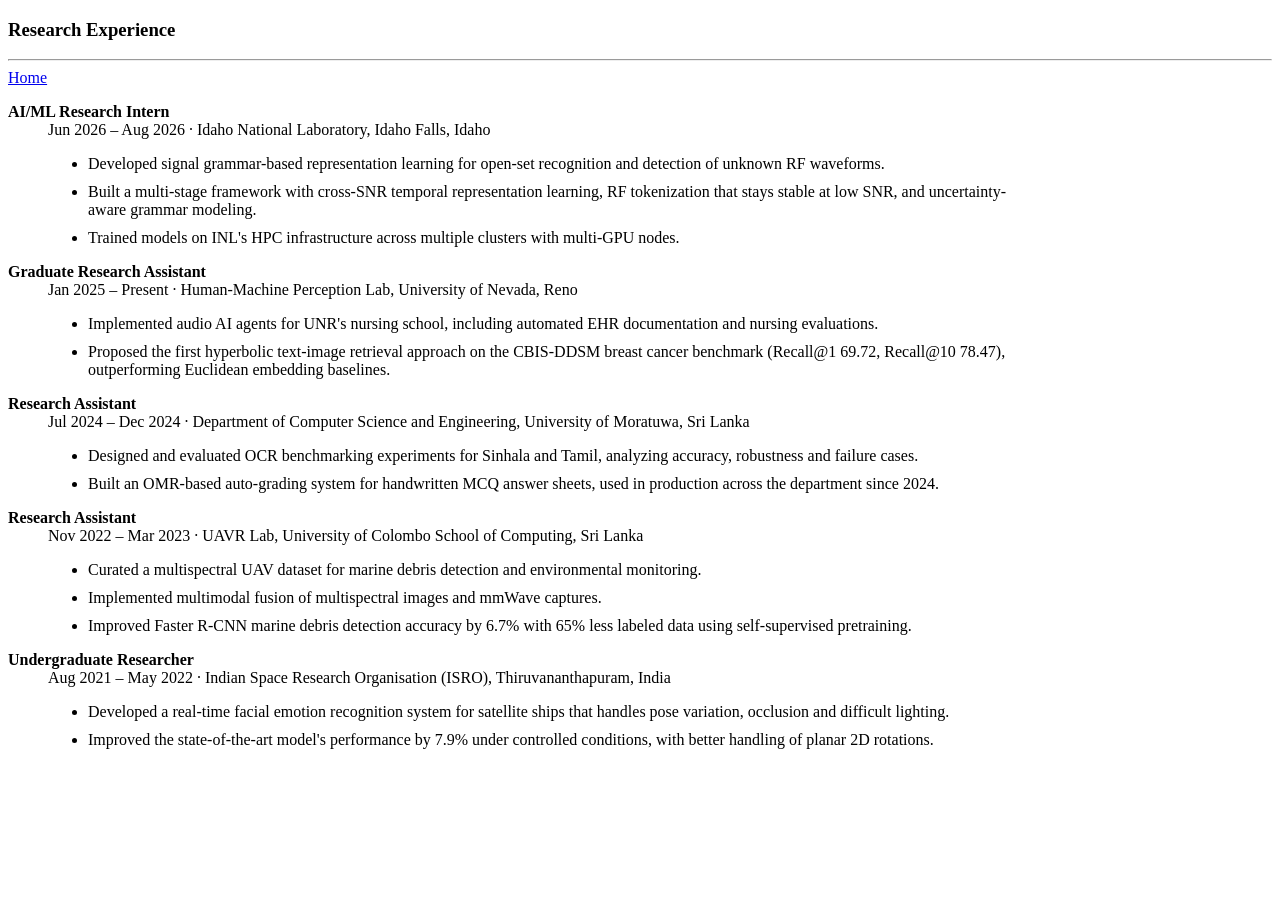
<file: research.html>
<!doctype html>
<html lang="en"><head><meta charset="utf-8"><meta name="viewport" content="width=device-width, initial-scale=1"><title>Research Experience | Purushoth Velayuthan</title><link rel="stylesheet" href="academic.css"><link rel="icon" href="assets/img/favicon.svg"></head><body><main><h3>Research Experience</h3><hr><a href="index.html">Home</a><dl class="details"><dt>AI/ML Research Intern</dt><dd>Jun 2026 – Aug 2026 · Idaho National Laboratory, Idaho Falls, Idaho<ul><li>Developed signal grammar-based representation learning for open-set recognition and detection of unknown RF waveforms.</li><li>Built a multi-stage framework with cross-SNR temporal representation learning, RF tokenization that stays stable at low SNR, and uncertainty-aware grammar modeling.</li><li>Trained models on INL&#x27;s HPC infrastructure across multiple clusters with multi-GPU nodes.</li></ul></dd><dt>Graduate Research Assistant</dt><dd>Jan 2025 – Present · Human-Machine Perception Lab, University of Nevada, Reno<ul><li>Implemented audio AI agents for UNR&#x27;s nursing school, including automated EHR documentation and nursing evaluations.</li><li>Proposed the first hyperbolic text-image retrieval approach on the CBIS-DDSM breast cancer benchmark (Recall@1 69.72, Recall@10 78.47), outperforming Euclidean embedding baselines.</li></ul></dd><dt>Research Assistant</dt><dd>Jul 2024 – Dec 2024 · Department of Computer Science and Engineering, University of Moratuwa, Sri Lanka<ul><li>Designed and evaluated OCR benchmarking experiments for Sinhala and Tamil, analyzing accuracy, robustness and failure cases.</li><li>Built an OMR-based auto-grading system for handwritten MCQ answer sheets, used in production across the department since 2024.</li></ul></dd><dt>Research Assistant</dt><dd>Nov 2022 – Mar 2023 · UAVR Lab, University of Colombo School of Computing, Sri Lanka<ul><li>Curated a multispectral UAV dataset for marine debris detection and environmental monitoring.</li><li>Implemented multimodal fusion of multispectral images and mmWave captures.</li><li>Improved Faster R-CNN marine debris detection accuracy by 6.7% with 65% less labeled data using self-supervised pretraining.</li></ul></dd><dt>Undergraduate Researcher</dt><dd>Aug 2021 – May 2022 · Indian Space Research Organisation (ISRO), Thiruvananthapuram, India<ul><li>Developed a real-time facial emotion recognition system for satellite ships that handles pose variation, occlusion and difficult lighting.</li><li>Improved the state-of-the-art model&#x27;s performance by 7.9% under controlled conditions, with better handling of planar 2D rotations.</li></ul></dd></dl></main></body></html>
</file>
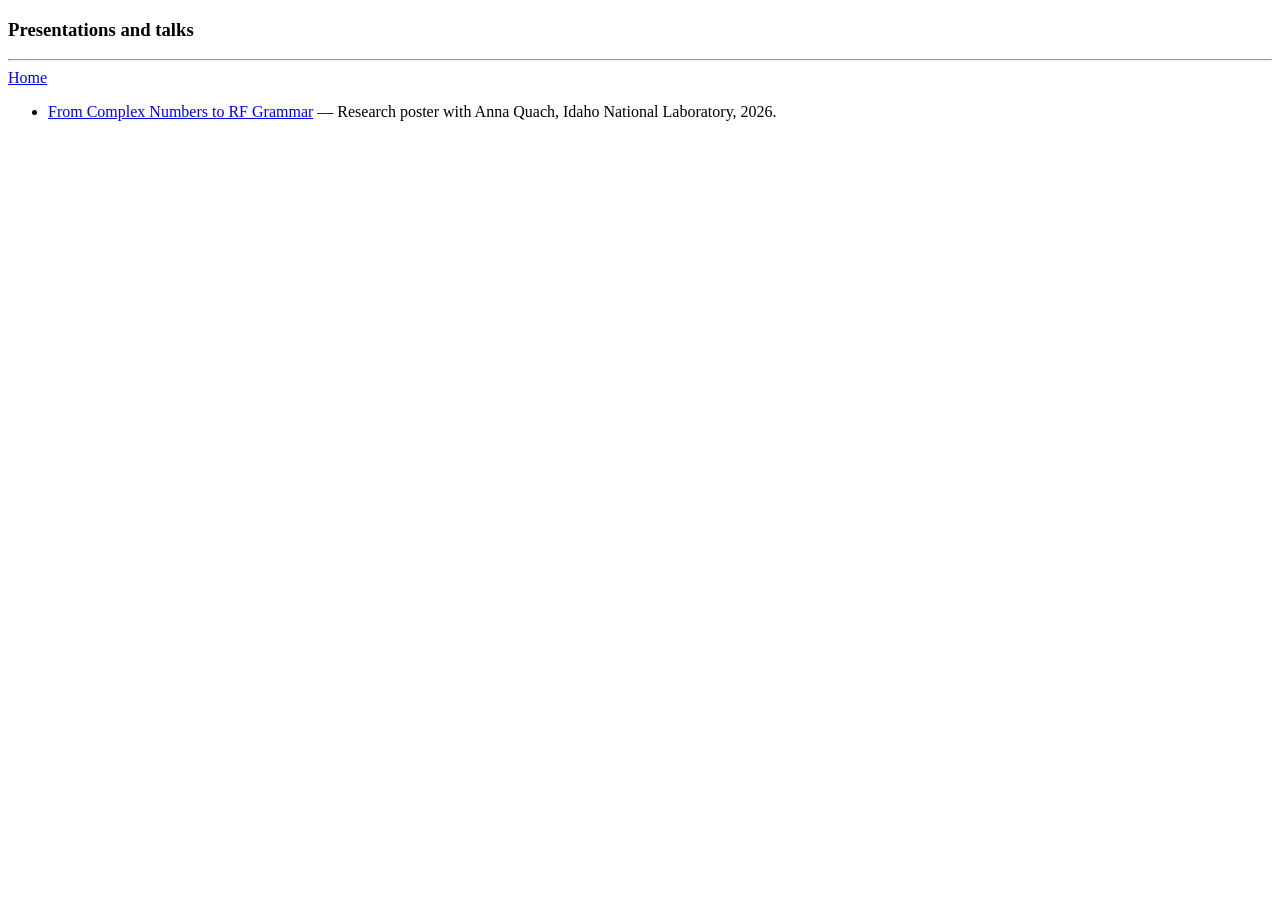
<file: talks.html>
<!doctype html>
<html lang="en"><head><meta charset="utf-8"><meta name="viewport" content="width=device-width, initial-scale=1"><title>Presentations and talks | Purushoth Velayuthan</title><link rel="stylesheet" href="academic.css"><link rel="icon" href="assets/img/favicon.svg"></head><body><main><h3>Presentations and talks</h3><hr><a href="index.html">Home</a><ul><li><a href="https://drive.google.com/file/d/1vLC2e4KZHPEGebHOYFsHe8tTG7z03xKv/view?usp=sharing">From Complex Numbers to RF Grammar</a> — Research poster with Anna Quach, Idaho National Laboratory, 2026.</li></ul></main></body></html>
</file>
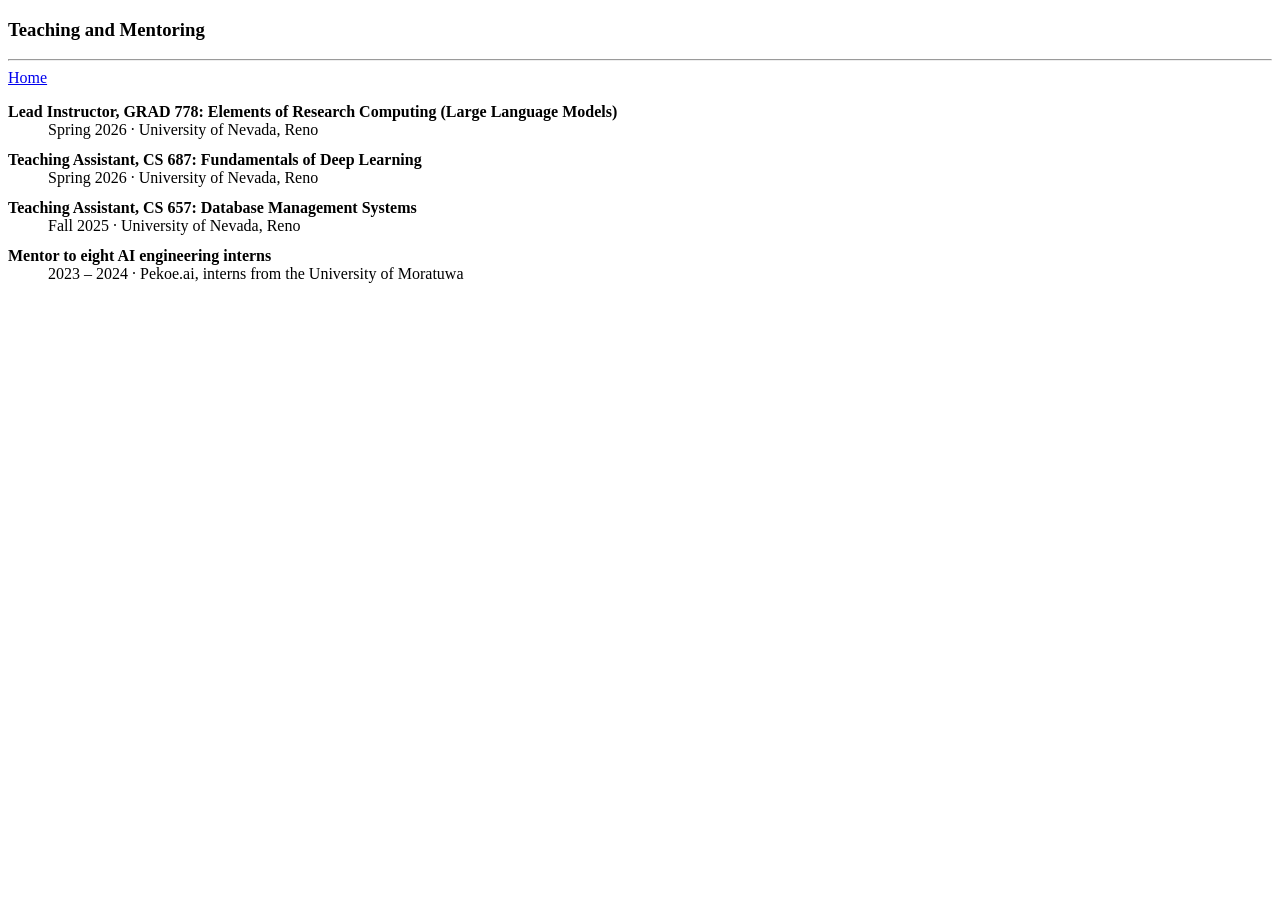
<file: teaching.html>
<!doctype html>
<html lang="en"><head><meta charset="utf-8"><meta name="viewport" content="width=device-width, initial-scale=1"><title>Teaching and Mentoring | Purushoth Velayuthan</title><link rel="stylesheet" href="academic.css"><link rel="icon" href="assets/img/favicon.svg"></head><body><main><h3>Teaching and Mentoring</h3><hr><a href="index.html">Home</a><dl class="details"><dt>Lead Instructor, GRAD 778: Elements of Research Computing (Large Language Models)</dt><dd>Spring 2026 · University of Nevada, Reno</dd><dt>Teaching Assistant, CS 687: Fundamentals of Deep Learning</dt><dd>Spring 2026 · University of Nevada, Reno</dd><dt>Teaching Assistant, CS 657: Database Management Systems</dt><dd>Fall 2025 · University of Nevada, Reno</dd><dt>Mentor to eight AI engineering interns</dt><dd>2023 – 2024 · Pekoe.ai, interns from the University of Moratuwa</dd></dl></main></body></html>
</file>
<file: academic.css>
body{font-family:"Times New Roman",Times,serif;color:#000;background:#fff}
a:hover,a:focus-visible{background:#aaf}li{margin-block:10px}
.intro{display:flow-root}.intro p:first-of-type{margin-top:0}
.photo{float:left;width:150px;height:auto;margin:0 20px 8px 35px}
.columns{display:grid;grid-template-columns:230px minmax(0,1fr);width:100%;gap:1rem;margin-top:12px}
.columns nav ul{margin-top:0}.columns h4{margin:0}.details{max-width:1000px}.details dt{font-weight:bold}.details dd{margin-bottom:.75em}
@media(min-width:800px){p{margin-left:20px;text-indent:30px;max-width:1000px}ul,ol{max-width:1000px}}
@media(max-width:580px){.columns{grid-template-columns:1fr}.photo{width:100px;height:auto;margin-left:0;margin-right:12px}}

.collaboration{clear:both;background:#f6f7f8;border:1px solid #e6e8eb;padding:12px 16px;text-indent:0}
.news-scroll{height:390px;overflow-y:scroll;padding-right:12px;scrollbar-width:thin;scrollbar-color:#bbc1c8 #f5f5f5}
.news-scroll:focus-visible{outline:2px solid #657b9a;outline-offset:3px}
.news-scroll ul{margin-top:0}.news-scroll li:first-child{margin-top:0}
.news-scroll::-webkit-scrollbar{width:7px}.news-scroll::-webkit-scrollbar-track{background:#f5f5f5}.news-scroll::-webkit-scrollbar-thumb{background:#bbc1c8;border-radius:6px}

#news{min-width:0}
.news-scroll ul{max-width:none;padding-left:24px;line-height:1.45}
.news-scroll li{margin-bottom:18px}
.news-scroll time{font-weight:bold;white-space:nowrap}
.name-languages{max-width:none;text-indent:0;margin-left:0;line-height:1.7}
@media(max-width:580px){.news-scroll{height:360px}.columns{grid-template-columns:1fr}}

.photo-page{max-width:1050px;margin:0 auto;padding:0 12px}
.gallery-intro,.gallery-back{margin-left:0;text-indent:0;max-width:none}
.photo-gallery{display:grid;grid-template-columns:repeat(auto-fill,minmax(250px,1fr));gap:20px;max-width:980px;margin:18px 0 32px}
.photo-gallery figure{margin:0;min-width:0}
.photo-gallery img{display:block;width:100%;height:220px;object-fit:contain;background:#f7f7f7}
.photo-gallery figcaption{margin-top:7px;color:#444;font-size:.95em}
@media(max-width:580px){.photo-gallery{grid-template-columns:repeat(auto-fill,minmax(160px,1fr));gap:16px}.photo-gallery img{height:170px}}
</file>
<file: pixel-preview.css>
@font-face{font-family:Inter;src:url('assets/fonts/inter-latin-400-normal.woff2') format('woff2');font-weight:400;font-display:swap}@font-face{font-family:Inter;src:url('assets/fonts/inter-latin-600-normal.woff2') format('woff2');font-weight:600;font-display:swap}
:root{--paper:#f9f7ef;--ink:#20202a;--line:#20202a;--link:#224eab;--soft:#d7e0e7;--orange:#ec9b61;--pink:#f3d4c2;--blue:#5179ab}*{box-sizing:border-box}html{scroll-behavior:smooth}body{margin:0;color:var(--ink);font:15px/1.55 Inter,Arial,sans-serif;background:#39547c}button,a{cursor:pointer}button{font:inherit}a{color:var(--link);text-underline-offset:2px}a:hover{color:#bc562f}button:focus-visible,a:focus-visible,input:focus-visible+span{outline:3px solid #ffdf74;outline-offset:3px}.skip{position:absolute;left:8px;top:-80px;background:white;z-index:999;padding:8px}.skip:focus{top:8px}.menubar{height:40px;background:#f9f7ef;border-bottom:2px solid var(--ink);display:flex;align-items:center;gap:24px;padding:0 15px;position:relative;z-index:1000;box-shadow:0 3px 0 #0003;white-space:nowrap}.os-name{height:100%;display:flex;align-items:center;gap:12px;font:900 15px 'Courier New',monospace;letter-spacing:-.04em}.tiny-wave{display:grid;place-items:center;align-self:stretch;padding-right:13px;border-right:2px solid var(--ink);font-size:14px;letter-spacing:-.25em}.menubar nav{display:flex;gap:2px;height:100%;align-items:center}.menubar nav button{border:0;background:none;padding:5px 10px;font:bold 14px 'Courier New',monospace}.menubar nav button:hover{background:#20202a;color:#fff}.bar-right{margin-left:auto;display:flex;align-items:center;gap:20px;font:bold 12px 'Courier New',monospace}.mode-label{display:flex;align-items:center;gap:8px;cursor:pointer}.mode-label input{position:absolute;opacity:0;width:1px;height:1px}.switch-ui{display:block;width:38px;height:20px;border:2px solid #222;background:#fff;position:relative}.switch-ui:before{content:'';position:absolute;top:2px;left:2px;width:12px;height:12px;background:#222;transition:transform .15s}.mode-label input:checked+.switch-ui:before{transform:translateX(18px)}.clock{min-width:96px;text-align:right}
.desktop{height:calc(100vh - 78px);min-height:720px;position:relative;overflow:hidden;isolation:isolate;background:#6ea9d8}.wallpaper{position:absolute;inset:0;z-index:-1;overflow:hidden;background:linear-gradient(#4377ad 0%,#72b4e7 53%,#e5c39b 65%,#768c82 100%)}.wallpaper:after{content:'';position:absolute;inset:0;background:repeating-linear-gradient(0deg,transparent 0 7px,#213d6930 8px 9px),repeating-linear-gradient(90deg,transparent 0 7px,#213d691b 8px 9px);opacity:.33;pointer-events:none}.sun{position:absolute;width:124px;height:124px;right:27%;top:12%;background:#ffe6a1;box-shadow:0 0 0 16px #ffdba75c,0 0 80px 36px #ffe19e80;clip-path:polygon(12% 0,88% 0,88% 12%,100% 12%,100% 88%,88% 88%,88% 100%,12% 100%,12% 88%,0 88%,0 12%,12% 12%)}.cloud{position:absolute;background:#d6e5e6;opacity:.65;clip-path:polygon(0 50%,15% 50%,15% 25%,40% 25%,40% 0,75% 0,75% 30%,100% 30%,100% 75%,0 75%)}.cloud-one{width:230px;height:68px;top:16%;left:12%}.cloud-two{width:150px;height:45px;top:29%;right:13%}.far-range{position:absolute;left:-5%;right:-5%;bottom:22%;height:45%;background:#526d8b;clip-path:polygon(0 75%,6% 62%,13% 68%,22% 28%,29% 48%,39% 20%,49% 66%,56% 42%,64% 59%,76% 14%,85% 49%,95% 30%,100% 43%,100% 100%,0 100%)}.far-range:after{content:'';position:absolute;inset:0;background:#a8bcc0;clip-path:polygon(20% 35%,22% 28%,27% 42%,39% 20%,45% 48%,76% 14%,81% 36%,95% 30%,98% 42%,83% 31%,77% 27%,64% 68%,59% 72%,56% 51%,51% 72%,40% 33%,32% 60%,27% 54%)}.near-range{position:absolute;left:-5%;right:-5%;bottom:12%;height:32%;background:#354c68;clip-path:polygon(0 60%,9% 52%,18% 68%,30% 38%,39% 58%,51% 30%,62% 65%,73% 40%,86% 60%,100% 20%,100% 100%,0 100%)}.plain{position:absolute;bottom:0;left:0;right:0;height:21%;background:linear-gradient(#927d6b,#6d755f 58%,#536f5d);clip-path:polygon(0 30%,13% 48%,27% 25%,39% 52%,49% 38%,61% 62%,74% 22%,88% 39%,100% 12%,100% 100%,0 100%)}.grass{position:absolute;bottom:0;height:15%;width:35%;background:#415d50;clip-path:polygon(0 100%,0 60%,5% 44%,8% 65%,13% 32%,17% 80%,22% 45%,28% 73%,33% 24%,40% 76%,49% 49%,55% 85%,67% 35%,73% 62%,81% 41%,90% 82%,100% 52%,100% 100%)}.grass-one{left:0}.grass-two{right:0;transform:scaleX(-1)}.desk-label{position:absolute;left:38px;bottom:47px;color:#fff;display:grid;gap:1px;text-shadow:2px 2px 0 #233a52;font:700 12px 'Courier New',monospace;letter-spacing:.14em}.desk-label strong{font-size:18px}.icons{position:absolute;right:23px;top:34px;display:grid;grid-template-columns:repeat(2,110px);gap:21px 15px;z-index:1}.desk-icon{border:0;background:none;text-decoration:none;color:#fff;text-shadow:1px 2px 0 #183753;display:flex;flex-direction:column;align-items:center;gap:8px;width:110px;min-height:97px;padding:2px;cursor:pointer}.desk-icon:hover .icon-caption,.desk-icon:focus-visible .icon-caption{background:#20385e;color:#fff}.desk-icon:hover .icon-art{transform:translateY(-3px)}.icon-caption{font:bold 12px/1.15 'Courier New',monospace;background:#f9f7ef;color:#24242b;text-shadow:none;padding:3px 5px;max-width:110px;box-shadow:2px 2px 0 #24242b;text-align:center}.icon-art{width:55px;height:54px;position:relative;display:grid;place-items:center;color:#1b283e;filter:drop-shadow(4px 4px 0 #24324c)}.computer{width:54px;height:49px;background:#e6dbbf;border:5px solid #20232c;box-shadow:inset 0 0 0 4px #f6f1df}.computer:after{content:'';position:absolute;width:32px;height:5px;bottom:-12px;background:#e6dbbf;border:4px solid #20232c;border-top:0}.screen-face{display:grid;place-items:center;background:#355e71;color:#d9ecdf;width:31px;height:27px;font:bold 14px 'Courier New',monospace}.file-icon{background:#f8f6ed;border:5px solid #1f2330;clip-path:polygon(0 0,76% 0,100% 24%,100% 100%,0 100%)}.file-lines{font:bold 15px/11px 'Courier New',monospace;color:#d47752}.blue-file .pixel-wave{font:bold 14px 'Courier New',monospace;color:#476bad;letter-spacing:-.25em;white-space:nowrap;margin-left:-8px}.folder-icon{background:#e6b869;border:5px solid #24222d;height:43px;margin-top:12px}.folder-icon:before{content:'';position:absolute;top:-13px;left:-5px;width:25px;height:9px;background:#e6b869;border:5px solid #24222d;border-bottom:0}.folder-icon span{font-size:27px;color:#ad613b}.disk-icon{background:#343a4b;border:5px solid #1d1e27;box-shadow:inset 0 0 0 4px #c9d8d5}.disk-icon span{background:#d8e4dc;padding:2px 5px;font:bold 11px/15px 'Courier New',monospace;text-align:center}.racket-icon{font:bold 48px 'Courier New',monospace;color:#edaa6b;text-shadow:3px 3px #29232b}.mail-icon{background:#fbf9ed;border:5px solid #20232b;font-size:37px;line-height:1;color:#5b85aa}.pdf-icon{background:#f7f5ef;border:5px solid #24232d;clip-path:polygon(0 0,76% 0,100% 24%,100% 100%,0 100%)}.pdf-icon span{font:bold 12px 'Courier New',monospace;color:#bb5b46;border-top:5px solid #bb5b46;padding-top:4px}.sticky-note{position:absolute;right:43px;bottom:72px;width:220px;background:#fff1bf;color:#4d4138;padding:23px 18px 15px;box-shadow:5px 6px 0 #20212b;border:2px solid #6b5c48;transform:rotate(-2deg);font:14px/1.45 'Courier New',monospace}.sticky-note strong{font-size:16px;line-height:1.25;display:block}.sticky-note p{margin:10px 0}.sticky-note small{display:block;border-top:1px dashed #978667;padding-top:9px;font-size:10px}.pin{position:absolute;top:-8px;left:50%;width:12px;height:12px;background:#d7654b;border:2px solid #473b3b;border-radius:50%}.desktop-footer{position:absolute;bottom:16px;left:36px;right:32px;display:flex;gap:30px;justify-content:space-between;color:#fff;font:700 11px 'Courier New',monospace;text-shadow:1px 2px #20364e}.desktop-footer a{color:#fff}.desktop-footer a:hover{color:#ffe5a3}
.window{position:absolute;top:var(--y);left:var(--x);width:var(--w);height:var(--h);background:var(--paper);border:2px solid #24232b;box-shadow:7px 8px 0 #172333aa;display:flex;flex-direction:column;z-index:var(--z);min-width:300px;max-width:calc(100% - 280px)}.window.hidden{display:none}.window.active{box-shadow:9px 11px 0 #14223baf}.window.maximized{left:16px!important;top:14px!important;width:calc(100% - 296px)!important;height:calc(100% - 35px)!important;max-width:none}.titlebar{height:34px;min-height:34px;border-bottom:2px solid #20202a;background:#e7e4d9;display:flex;align-items:center;gap:7px;padding:0 6px;touch-action:none;user-select:none;cursor:grab}.active .titlebar{background:#faf9f1}.titlebar.dragging{cursor:grabbing}.titlebar h2{margin:0;flex:none;font:bold 13px 'Courier New',monospace;white-space:nowrap;letter-spacing:-.025em}.title-rule{height:17px;flex:1;background:repeating-linear-gradient(0deg,#555 0 1px,transparent 1px 3px);opacity:.8}.window:not(.active) .title-rule{opacity:.25}.window-close,.window-zoom{padding:0;width:18px;height:18px;border:2px solid #20202a;background:#f8f7ed;color:#20202a;display:grid;place-items:center;font:bold 16px/1 'Courier New',monospace}.window-close:hover{background:#eaa183}.window-zoom{font-size:14px}.window-body{overflow:auto;flex:1;scrollbar-color:#8c8b8c #e8e6da;scrollbar-width:thin}.window-body p{margin:0 0 16px}.window-body h3{margin:0 0 6px;font-size:19px;line-height:1.25}.about-body{padding:21px 22px 24px}.about-heading{display:grid;grid-template-columns:110px 1fr;gap:18px;align-items:start;margin-bottom:16px}.avatar{height:118px;background:#315c75;border:3px solid #24242b;box-shadow:4px 4px 0 #bcc5c1;display:flex;align-items:center;justify-content:center;position:relative;overflow:hidden;color:#fff7df}.avatar:before{content:'';position:absolute;width:78px;height:78px;border:4px solid #e7ab70;transform:rotate(45deg);top:-31px;right:-30px}.avatar:after{content:'';position:absolute;bottom:-20px;left:-10px;width:100px;height:65px;background:#e9a77a;transform:rotate(-25deg)}.avatar span{font:bold 37px 'Courier New',monospace;position:relative;z-index:1;text-shadow:3px 3px #1c3043}.avatar i{position:absolute;bottom:7px;right:12px;z-index:1;font:12px 'Courier New',monospace;letter-spacing:-.2em}.overline,.system-info dt,.name-languages{font:700 11px/1.5 'Courier New',monospace;color:#5f6470}.overline{margin:0 0 7px!important;color:#a35b3b}.about-heading h1{font:bold 29px/1.05 'Courier New',monospace;letter-spacing:-.055em;margin:0 0 9px}.subtitle{font-size:13px;color:#535b66;line-height:1.35;margin:0!important}.about-body>p{font-size:15px;line-height:1.68}.callout{background:#e8f0eb;border:2px solid #9bb6aa;box-shadow:4px 4px 0 #becfc3;display:flex;gap:12px;padding:12px 14px;margin:20px 3px 24px 0}.callout p{margin:0!important}.callout-star{font-size:24px;line-height:1;color:#337963}.system-info{margin:0 0 20px}.system-info div{display:grid;grid-template-columns:85px 1fr;gap:8px;padding:5px 0;border-bottom:1px dotted #a7a8a4;font-size:13px}.system-info dd{margin:0}.link-row{display:flex;flex-wrap:wrap;gap:10px 16px;border-top:2px solid #333;padding-top:13px;font:bold 12px 'Courier New',monospace}.name-languages{margin:17px 0 0!important;font-weight:400}.window-toolbar{padding:7px 11px;border-bottom:2px solid #20202a;background:#e8e6dc;display:flex;justify-content:space-between;font:bold 11px 'Courier New',monospace}.news-list{margin:0;padding:0;list-style:none}.news-list li{padding:18px 15px;display:grid;grid-template-columns:95px 1fr;gap:12px;border-bottom:1px dotted #aba9a2;font-size:14px;line-height:1.55}.news-list time{font:bold 11px/1.35 'Courier New',monospace;color:#9b513b;padding-top:3px}.news-list a,.research-list a,.paper-list a{font-weight:600}.research-list section{display:grid;grid-template-columns:72px 1fr;gap:16px;padding:20px 18px;border-bottom:1px dotted #aaa}.research-list p{font-size:14px}.research-list small,.experience-list small{font:bold 10px 'Courier New',monospace;color:#ab634b;letter-spacing:.08em}.research-symbol{width:64px;height:65px;border:3px solid #24242b;background:#d4e8e7;display:grid;place-items:center;font:bold 17px 'Courier New',monospace;color:#356c77;letter-spacing:-.18em;box-shadow:4px 4px 0 #b7c6c9}.research-symbol.orange{background:#f4d6bd;color:#ad6541;letter-spacing:0;font-size:24px}.research-symbol.purple{background:#dcd9eb;color:#5b5990;letter-spacing:0;font-size:28px}.research-list h3{margin-top:4px}.paper-list{list-style:none;margin:0;padding:0}.paper-list li{display:flex;gap:15px;padding:19px;border-bottom:1px dotted #aaa}.paper-badge{flex:none;align-self:flex-start;background:#d2e3e4;border:2px solid #2e3742;padding:4px 6px;font:bold 12px 'Courier New',monospace}.paper-badge.pale{background:#f5daba}.paper-list strong{line-height:1.35;display:block}.paper-list p{margin:5px 0!important;font-size:13px;color:#64626a}.paper-list a{font-size:13px}.window-end{padding:16px 19px;margin:0!important;font:700 12px 'Courier New',monospace}.experience-list{padding:3px 19px}.experience-list section{padding:16px 0;border-bottom:1px dotted #aaa}.experience-list h3{margin:4px 0}.experience-list p{font-size:14px;margin:0!important}.beyond-body,.contact-body{padding:21px 23px}.beyond-body p,.contact-body p{font-size:15px;line-height:1.6}.pixel-court{height:125px;background:#99b7a3;border:3px solid #252c31;position:relative;overflow:hidden;margin-bottom:20px;box-shadow:5px 5px #c2d1c3}.pixel-court:before{content:'';position:absolute;inset:15px 18px;border:4px solid #eee8c6}.net{position:absolute;left:50%;top:0;bottom:0;border-left:4px dashed #faf1d5}.court-ball{position:absolute;right:25%;top:30px;width:21px;height:21px;border:3px solid #28342e;background:#e8d670}.paddle-head{position:absolute;left:23%;bottom:34px;width:31px;height:38px;background:#d9815a;border:4px solid #252c31;transform:rotate(-30deg)}.paddle-handle{position:absolute;left:27%;bottom:19px;width:8px;height:24px;background:#3d4240;transform:rotate(-30deg)}.envelope{float:right;font-size:68px;color:#527ea4;line-height:.8}.contact-body h3{max-width:295px;font:bold 22px/1.2 'Courier New',monospace;margin:0 0 16px}.big-email{display:inline-block;font-weight:600;font-size:17px;margin:8px 0 26px;overflow-wrap:anywhere}.taskbar{height:38px;background:#e8e6dd;border-top:2px solid #25242e;display:flex;align-items:center;gap:7px;padding:3px 8px;position:relative;z-index:1000;box-shadow:0 -3px 0 #1d2b3750}.start-button{height:28px;background:#304e72;border:2px solid #20202a;color:#fff;padding:1px 10px;font:bold 12px 'Courier New',monospace;white-space:nowrap}.start-button span{color:#efc074}.task-items{display:flex;min-width:0;gap:5px;overflow:auto;scrollbar-width:none}.task-items::-webkit-scrollbar{display:none}.task-item{height:28px;min-width:100px;max-width:150px;overflow:hidden;text-overflow:ellipsis;white-space:nowrap;text-align:left;background:#f8f7f0;border:2px solid #6d6d6d;padding:2px 7px;font:bold 11px 'Courier New',monospace}.task-item.selected{background:#d0dfeb;border-color:#20202a}.task-clock{margin-left:auto;white-space:nowrap;font:bold 11px 'Courier New',monospace;border-left:2px solid #777;padding:0 7px}
@media(max-width:1180px){.icons{grid-template-columns:110px;right:13px;gap:5px;top:22px}.sticky-note{display:none}.window{max-width:calc(100% - 145px)}.news-window{left:calc(50% - 32px);width:min(440px,calc(50% - 110px))}.window.maximized{width:calc(100% - 160px)!important}.desktop-footer{right:140px}}
@media(max-width:760px){body{background:#e3e4df}.menubar{height:44px;padding:0 9px;gap:7px}.os-name{font-size:12px}.tiny-wave{font-size:12px;padding-right:8px}.menubar nav{display:none}.bar-right{gap:9px}.mode-label{font-size:0}.clock{min-width:0;font-size:10px}.desktop{min-height:calc(100vh - 82px);height:auto;overflow:visible;padding:23px 14px 38px}.wallpaper{position:fixed;inset:44px 0 38px}.icons{position:relative;top:auto;right:auto;display:flex;gap:8px;overflow-x:auto;padding:5px 2px 15px;margin-bottom:6px}.desk-icon{flex:0 0 91px;width:91px;min-height:86px}.icon-art{transform:scale(.8);margin:-5px}.icon-caption{font-size:10px}.desk-label,.sticky-note{display:none}.windows{position:relative;display:grid;gap:18px}.window,.window.maximized{position:relative!important;top:auto!important;left:auto!important;width:100%!important;max-width:none!important;height:auto!important;min-height:0!important;box-shadow:5px 6px #15243a99!important}.window.hidden{display:none}.window-body{max-height:none;overflow:visible}.news-body{max-height:500px;overflow:auto}.desktop-footer{position:relative;bottom:auto;left:auto;right:auto;margin:28px 3px 0;display:block;font-size:10px}.desktop-footer a{display:block;margin-top:7px}.taskbar{position:sticky;bottom:0}.task-clock{display:none}.task-item{min-width:80px;max-width:100px}.about-body{padding:17px}.about-heading{grid-template-columns:78px 1fr;gap:14px}.avatar{height:90px}.about-heading h1{font-size:22px}.subtitle{font-size:12px}.news-list li{grid-template-columns:87px 1fr;padding:15px 10px;gap:8px}.research-list section{grid-template-columns:50px 1fr;gap:11px}.research-symbol{width:46px;height:50px;font-size:13px}.research-symbol.orange{font-size:17px}}
@media(max-width:430px){.clock{display:none}.about-heading{grid-template-columns:1fr}.avatar{display:none}.window-body p{font-size:14px}.news-list li{grid-template-columns:1fr;gap:3px}.news-list time{padding:0}.system-info div{grid-template-columns:70px 1fr}.titlebar h2{font-size:12px}}
@media(min-width:761px){body.scroll-mode{background:#e4e5e0}.scroll-mode .desktop{height:auto;min-height:100vh;overflow:visible;padding:90px max(20px,calc((100% - 1100px)/2)) 80px}.scroll-mode .wallpaper{position:fixed;inset:40px 0 38px}.scroll-mode .icons{position:relative;top:auto;right:auto;display:flex;flex-wrap:wrap;justify-content:center;margin:-55px auto 32px;gap:7px 16px;max-width:900px}.scroll-mode .sticky-note,.scroll-mode .desk-label{display:none}.scroll-mode .windows{display:grid;grid-template-columns:repeat(2,minmax(0,1fr));gap:24px;position:relative}.scroll-mode .window{position:relative!important;left:auto!important;top:auto!important;width:100%!important;height:450px!important;max-width:none!important;min-width:0}.scroll-mode .about-window,.scroll-mode .news-window{height:640px!important}.scroll-mode .window.hidden{display:none}.scroll-mode .window.maximized{grid-column:span 2;height:700px!important}.scroll-mode .desktop-footer{left:auto;right:auto;bottom:auto;position:relative;margin-top:40px}}
@media(prefers-reduced-motion:reduce){html{scroll-behavior:auto}.switch-ui:before{transition:none}}

/* Type and About window inspired by the compact 1990s desktop reference. */
body{font-family:'Atkinson Hyperlegible',Geneva,Verdana,sans-serif;font-size:17px}
.os-name,.menubar nav button,.bar-right,.icon-caption,.titlebar h2,.taskbar,.desk-label,.sticky-note strong,.desktop-footer,.window-toolbar,.link-row,.paper-badge,.window-end,.contact-body h3{font-family:'Pixelify Sans',Chicago,Charcoal,monospace;letter-spacing:0}
.os-name{font-size:19px;font-weight:600}.menubar nav button{font-size:18px;font-weight:500}.bar-right{font-size:15px;font-weight:500}.icon-caption{font-size:15px;font-weight:500}.titlebar h2{font-size:17px;font-weight:500}.sticky-note strong{font-size:19px}.window-toolbar{font-size:15px}.link-row{font-size:16px;font-weight:500}
.player-display,.player-controls button,.player-volume,.track-list button,.player-note{font-family:'VT323',Monaco,monospace}
.about-body{padding:21px 25px 27px}.about-heading{grid-template-columns:120px minmax(0,1fr);gap:20px;align-items:center;margin-bottom:18px}.about-heading .avatar{height:120px;border-width:1px;box-shadow:3px 3px #333}.about-heading .avatar span{font-family:'Pixelify Sans',monospace;font-size:45px}.about-heading h1{font:600 35px/1.08 'Pixelify Sans',Chicago,monospace;letter-spacing:.2px;margin:0 0 8px}.about-heading .subtitle{font-size:17px;line-height:1.4;color:#4d4a43}.about-body>p:not(.name-languages):not(.about-affiliations-label):not(.about-email){font-size:18px;line-height:1.53;max-width:62ch;margin-bottom:14px}.about-body .callout{margin:18px 2px 20px 0;padding:10px 13px;align-items:flex-start}.callout p{font-size:17px;line-height:1.42}.about-body .system-info{display:grid;grid-template-columns:max-content minmax(0,1fr);column-gap:19px;row-gap:2px;margin:17px 0 20px}.system-info dt{font:500 16px/1.55 'Pixelify Sans',monospace;color:#555}.system-info dd{margin:0;font-size:17px;line-height:1.55}.about-memory{margin:18px 0 19px}.about-memory figcaption{display:flex;justify-content:space-between;gap:10px;font:500 16px/1.5 'Pixelify Sans',monospace}.memory-bar{display:flex;height:19px;border:1px solid #24232b}.memory-bar span{border-right:1px solid #24232b}.memory-bar span:nth-child(1){width:42%;background:#88aac0}.memory-bar span:nth-child(2){width:33%;background:#b8d8c7}.memory-bar span:nth-child(3){width:25%;background:#e7bb91;border-right:0}.memory-key{display:flex;flex-wrap:wrap;gap:7px 18px;margin-top:7px;font:15px 'Pixelify Sans',monospace}.memory-key i{display:inline-block;width:13px;height:13px;border:1px solid #24232b;margin-right:5px;vertical-align:-1px}.memory-key span:nth-child(1) i{background:#88aac0}.memory-key span:nth-child(2) i{background:#b8d8c7}.memory-key span:nth-child(3) i{background:#e7bb91}
.about-affiliations-label{font:500 16px 'Pixelify Sans',monospace;color:#555;margin:0 0 8px!important}.about-affiliations{display:flex;flex-wrap:wrap;gap:7px;margin-bottom:18px}.about-affiliations span{display:grid;place-items:center;min-height:37px;padding:4px 10px;border:1px solid #2a2930;background:#eeece0;box-shadow:2px 2px #6c6b6b;font:600 16px 'Pixelify Sans',monospace}.about-affiliations span:nth-child(2){background:#dbe5eb}.about-affiliations span:nth-child(3){background:#f3e0cb}.about-affiliations span:nth-child(4){background:#dcebdc}.about-body .link-row{border:0;padding:0;gap:8px;margin:0 0 14px}.link-row a{padding:5px 9px;border:1px solid #333;border-radius:4px;background:#ece9dc;color:#252633;text-decoration:none}.link-row a:hover{background:#252633;color:#fff}.about-email{display:flex;align-items:baseline;flex-wrap:wrap;gap:9px;font-size:17px;margin:0 0 15px!important}.about-email a{overflow-wrap:anywhere}.about-body .name-languages{font:14px/1.5 'Pixelify Sans',monospace;color:#5f6470;margin:0!important}
@media(max-width:760px){.os-name{font-size:14px}.icon-caption{font-size:13px}.titlebar h2{font-size:15px}.about-heading{grid-template-columns:90px minmax(0,1fr);gap:14px}.about-heading .avatar{height:90px}.about-heading h1{font-size:27px}.about-heading .subtitle{font-size:15px}.about-body>p:not(.name-languages):not(.about-affiliations-label):not(.about-email){font-size:17px}.about-body .system-info{grid-template-columns:90px minmax(0,1fr)}.system-info dd{font-size:16px}}
@media(max-width:430px){.about-heading{grid-template-columns:1fr}.about-heading .avatar{display:none}.about-heading h1{font-size:30px}.about-memory figcaption{font-size:14px}.about-body .system-info{grid-template-columns:75px minmax(0,1fr);gap:4px 10px}}
.cd-icon{background:#d6d7cd;border:5px solid #222735;box-shadow:inset 0 0 0 3px #f3f2e8}.cd-disc{width:38px;height:38px;border-radius:50%;background:radial-gradient(circle,#222735 0 4px,#f4e9d0 4px 8px,#9ab3ba 8px 13px,#f5f2df 13px 17px,#222735 17px 19px);box-shadow:2px 2px 0 #788d9b}.player-body{background:#e9e7dc;padding:12px 14px 15px}.player-face{display:grid;grid-template-columns:1fr 115px;gap:10px;background:#c8d0ca;border:3px solid #242a31;box-shadow:inset 4px 4px #a1aaa5;padding:12px;margin-bottom:11px}.player-display{height:110px;background:#22394a;border:3px inset #6e8889;color:#c4e5be;padding:8px 10px;display:flex;flex-direction:column;justify-content:space-between;font:700 10px 'Courier New',monospace;letter-spacing:.05em;overflow:hidden}.player-display strong{font-size:20px;white-space:nowrap;overflow:hidden;text-overflow:ellipsis;color:#e4edb8}.player-display small{font-size:10px;color:#afd4d1}.player-meter{height:7px;border:1px solid #8dbbb5;background:#142631;display:block}.player-meter i{display:block;height:100%;width:0;background:#e4edb8}.disc-platter{display:grid;place-items:center;background:#8b9c9e;border:3px solid #3b4850;box-shadow:inset 3px 3px #617579}.disc{width:89px;height:89px;border-radius:50%;background:repeating-radial-gradient(circle,#293a48 0 8px,#526371 8px 10px,#182f3b 10px 13px);border:3px solid #15242c;display:grid;place-items:center;box-shadow:3px 3px #576369}.disc.playing{animation:disc-spin 2.5s linear infinite}.disc-label{display:grid;place-items:center;text-align:center;width:37px;height:37px;border-radius:50%;background:#e9ad74;border:3px solid #20313d;font:bold 10px/11px 'Courier New',monospace;color:#1c3140}@keyframes disc-spin{to{transform:rotate(360deg)}}.player-controls{display:flex;gap:6px;justify-content:center}.player-controls button{border:2px solid #222735;box-shadow:2px 2px #7d8686;background:#f5f3e7;color:#20242b;height:30px;min-width:44px;font:bold 11px 'Courier New',monospace}.player-controls #player-play{min-width:100px;background:#d5e4ca}.player-controls button:hover,.track-list button:hover{background:#e5bd92}.player-controls button:active{box-shadow:none;transform:translate(2px,2px)}.player-volume{display:flex;gap:10px;align-items:center;margin:13px 0 10px;font:bold 10px 'Courier New',monospace}.player-volume input{flex:1;min-width:0;accent-color:#517a87}.track-list{border:2px solid #252934;background:#f7f5ea}.track-list button{width:100%;border:0;border-bottom:1px dotted #aaa;background:transparent;text-align:left;padding:6px 9px;font:700 11px 'Courier New',monospace;display:flex;gap:9px;align-items:center;color:#263039}.track-list button:last-child{border-bottom:0}.track-list button.selected{background:#d8e3dc}.track-list button span{color:#ac634a}.track-list small{margin-left:auto;color:#7a7773;font-size:9px}.player-note{font:10px/1.4 'Courier New',monospace;color:#686b69;margin:9px 0 0!important}
@media(max-width:760px){.player-body{padding:12px}.player-face{grid-template-columns:1fr 90px}.disc{width:70px;height:70px}.player-display{height:90px}.player-display strong{font-size:16px}.disc-label{width:29px;height:29px;font-size:8px}.player-controls{flex-wrap:wrap}}
@media(prefers-reduced-motion:reduce){.disc.playing{animation:none}}

/* The desktop wallpaper is a pixel-art rendering of Purushoth's landscape photo. */
.wallpaper{background:#263d5f url('assets/img/reno-pixel-wallpaper.webp') right center / cover no-repeat;image-rendering:pixelated}
.wallpaper>*{display:none}
.wallpaper:after{opacity:.08}
.sticky-note{display:none}
@media(min-width:1181px){.icons{right:145px;top:25px;grid-template-columns:110px;gap:0}.desk-icon{min-height:0;gap:3px}}

/* Subtle looping pixel rain over the original standing wallpaper. */
.pixel-rain{position:absolute;inset:0;width:100%;height:100%;z-index:0;pointer-events:none;image-rendering:pixelated;opacity:.75}
@media(max-width:760px){.pixel-rain{position:fixed;inset:44px 0 38px;height:calc(100vh - 82px)}}
@media(prefers-reduced-motion:reduce){.pixel-rain{display:none}}
</file>
